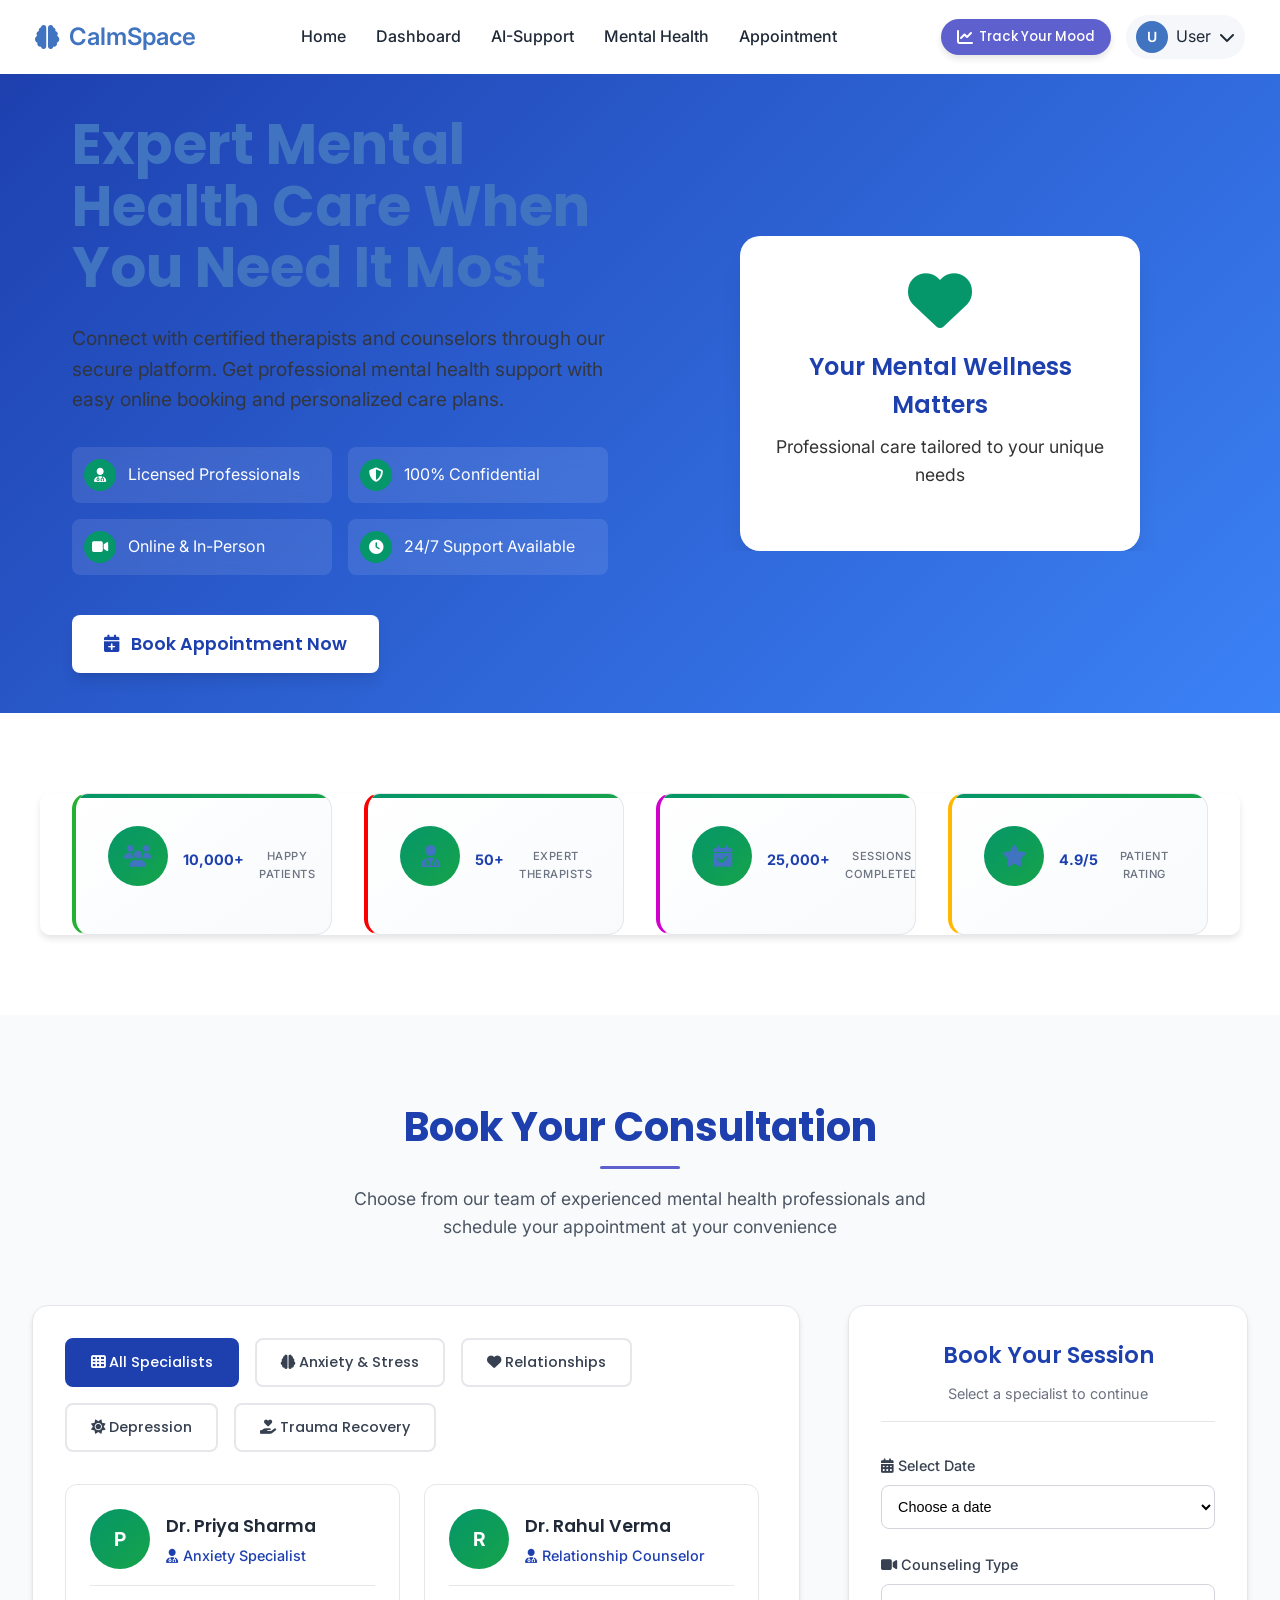
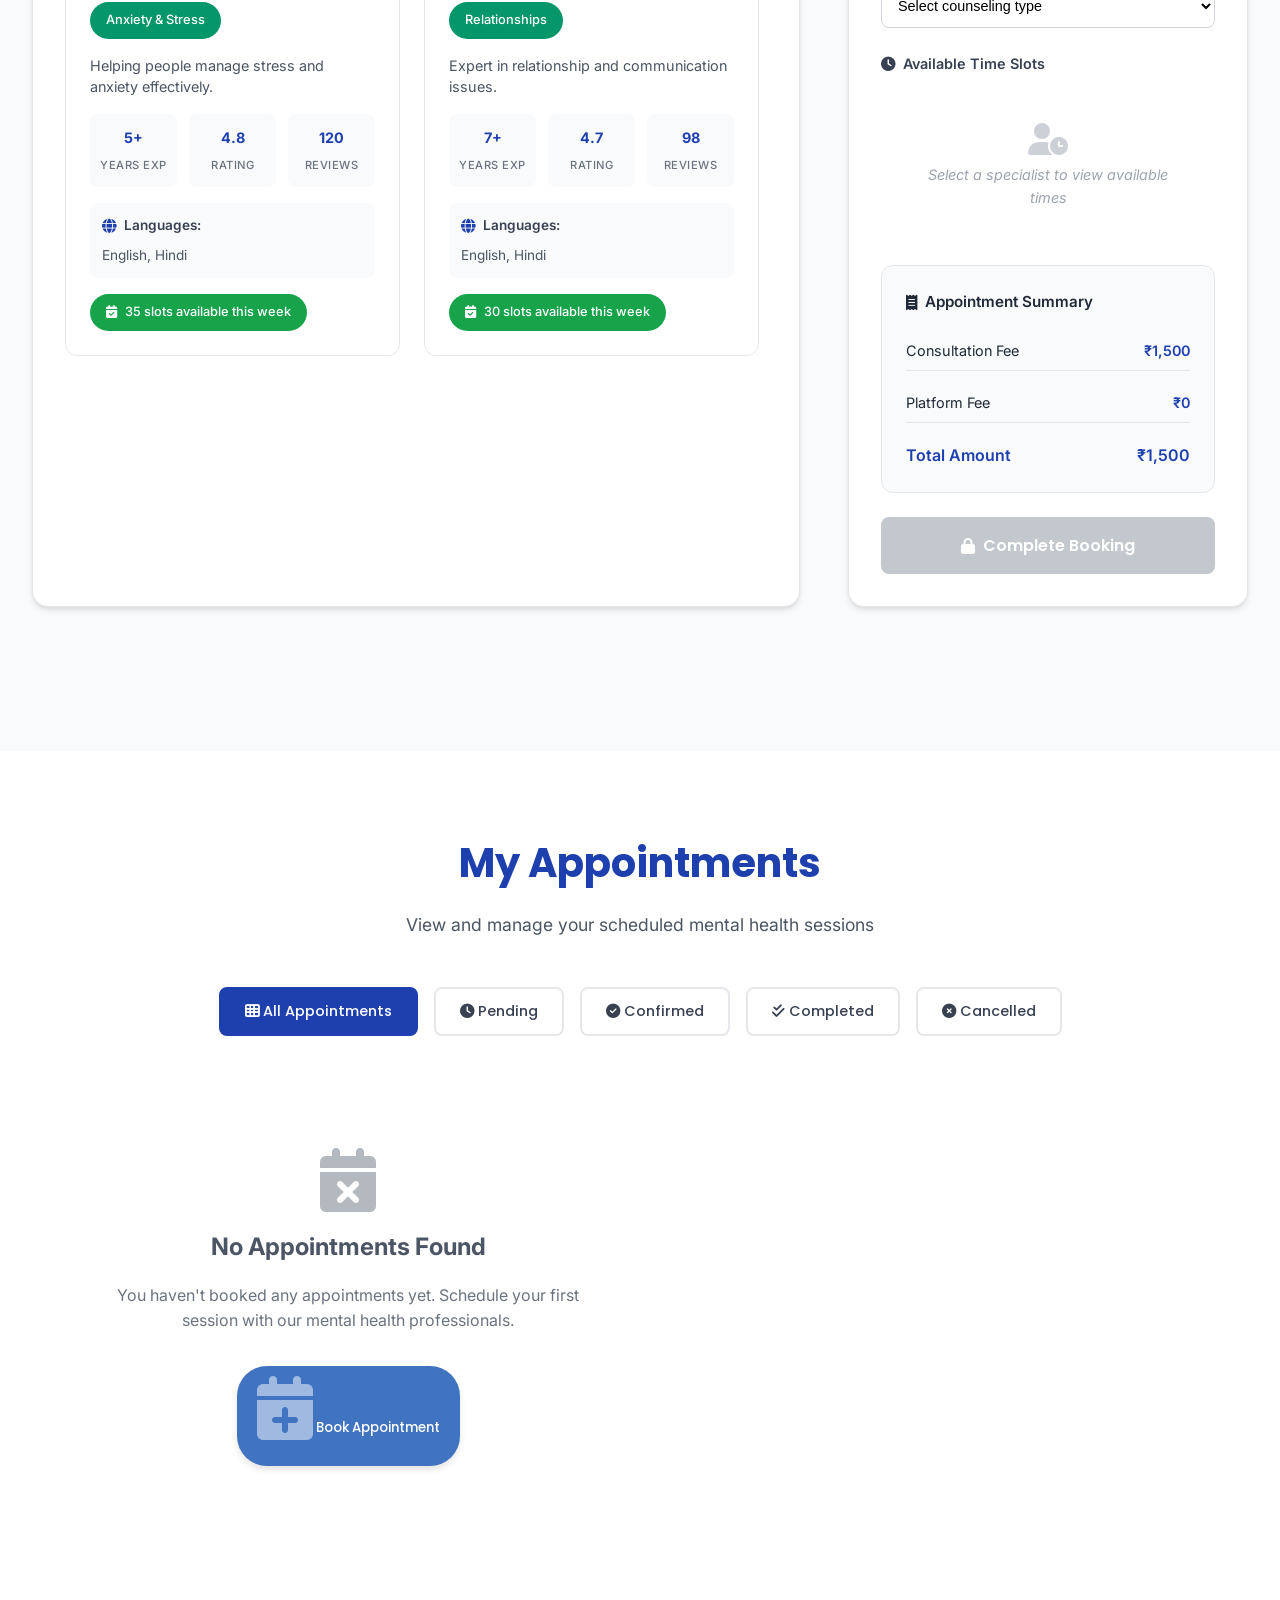
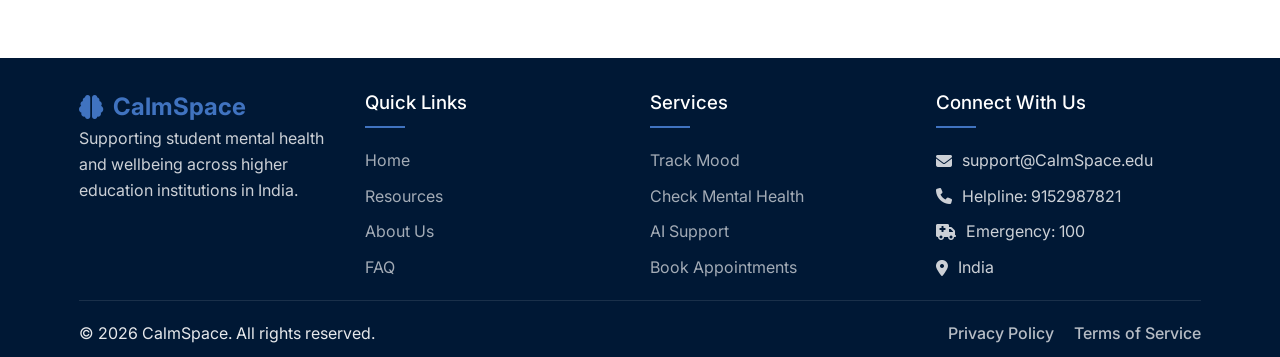
<file: appointment.html>
<!DOCTYPE html>
<html lang="en">

<head>
    <meta charset="UTF-8">
    <meta name="viewport" content="width=device-width, initial-scale=1.0">
    <title>CalmSpace - Book Your Mental Health Appointment</title>
    <link href="https://fonts.googleapis.com/css2?family=Inter:wght@300;400;500;600;700;800&family=Poppins:wght@300;400;500;600;700&display=swap" rel="stylesheet">
    <link rel="stylesheet" href="https://cdnjs.cloudflare.com/ajax/libs/font-awesome/6.4.0/css/all.min.css">

    <link rel="stylesheet" href="css/styles.css">
    <link rel="stylesheet" href="css/appointment.css">
</head>

<body>
    <header>
        <div class="container">
            <div class="logo">
                <i class="fas fa-brain"></i>
                <h1>CalmSpace</h1>
            </div>
            <nav>
                <ul class="nav-links">
                    <li><a href="index.html">Home</a></li>
                    <li><a href="dashboard.html" class="active">Dashboard</a></li>
                    <li><a href="AI-support.html">AI-Support</a></li>
                    <li><a href="mental-home.html">Mental Health</a></li>
                    <li><a href="appointment.html">Appointment</a></li>
                </ul>
            </nav>
            <div style="display: flex; gap: 15px; align-items: center;">
                <button class="mood-tracker-btn">
                    <i class="fas fa-chart-line"></i> Track Your Mood
                </button>
                <!-- Replace logout button with user profile dropdown -->
                <div class="user-profile-dropdown">
                    <div class="profile-trigger" id="profile-trigger">
                        <div class="avatar-circle" id="header-avatar">U</div>
                        <span id="header-username">User</span>
                        <i class="fas fa-chevron-down"></i>
                    </div>
                    <div class="dropdown-menu" id="profile-dropdown">
                        <a href="profile.html" class="dropdown-item">
                            <i class="fas fa-user"></i> Profile
                        </a>
                        <a href="settings.html" class="dropdown-item">
                            <i class="fas fa-cog"></i> Settings
                        </a>
                        <div class="dropdown-divider"></div>
                        <a href="#" id="logout-btn" class="dropdown-item">
                            <i class="fas fa-sign-out-alt"></i> Sign Out
                        </a>
                    </div>
                </div>
            </div>
            <div class="hamburger">
                <span></span>
                <span></span>
                <span></span>
            </div>
        </div>
    </header>
    <!-- Hero Section -->
    <section class="hero-section">
        <div class="hero-content">
            <div class="hero-text">
                <h1>Expert Mental Health Care When You Need It Most</h1>
                <p class="subtitle">Connect with certified therapists and counselors through our secure platform. Get professional mental health support with easy online booking and personalized care plans.</p>

                <div class="hero-features">
                    <div class="feature-item">
                        <i class="fas fa-user-md"></i>
                        <span>Licensed Professionals</span>
                    </div>
                    <div class="feature-item">
                        <i class="fas fa-shield-alt"></i>
                        <span>100% Confidential</span>
                    </div>
                    <div class="feature-item">
                        <i class="fas fa-video"></i>
                        <span>Online & In-Person</span>
                    </div>
                    <div class="feature-item">
                        <i class="fas fa-clock"></i>
                        <span>24/7 Support Available</span>
                    </div>
                </div>

                <button class="hero-cta" onclick="document.querySelector('.booking-section').scrollIntoView({behavior: 'smooth'})">
                    <i class="fas fa-calendar-plus"></i>
                    Book Appointment Now
                </button>
            </div>

            <div class="hero-image">
                <div class="hero-card">
                    <i class="fas fa-heart"></i>
                    <h3>Your Mental Wellness Matters</h3>
                    <p>Professional care tailored to your unique needs</p>
                </div>
            </div>
        </div>
    </section>

    <!-- Stats Section -->
    <section class="stats-section">
        <div class="stats-container">
            <div class="stats-grid">
                <div class="stat-card">
                    <div class="stat-icon">
                        <i class="fas fa-users"></i>
                    </div>
                    <div class="stat-number">10,000+</div>
                    <div class="stat-label">Happy Patients</div>
                </div>
                <div class="stat-card">
                    <div class="stat-icon">
                        <i class="fas fa-user-md"></i>
                    </div>
                    <div class="stat-number">50+</div>
                    <div class="stat-label">Expert Therapists</div>
                </div>
                <div class="stat-card">
                    <div class="stat-icon">
                        <i class="fas fa-calendar-check"></i>
                    </div>
                    <div class="stat-number">25,000+</div>
                    <div class="stat-label">Sessions Completed</div>
                </div>
                <div class="stat-card">
                    <div class="stat-icon">
                        <i class="fas fa-star"></i>
                    </div>
                    <div class="stat-number">4.9/5</div>
                    <div class="stat-label">Patient Rating</div>
                </div>
            </div>
        </div>
    </section>

    <!-- Booking Section -->
    <section class="booking-section">
        <div class="appointment-container">
            <div class="section-header">
                <h2 class="section-title">Book Your Consultation</h2>
                <p class="section-subtitle">Choose from our team of experienced mental health professionals and schedule your appointment at your convenience</p>
            </div>

            <div class="booking-flow">
                <div class="specialist-section">
                    <div class="filters">
                        <button class="filter-btn active" data-filter="all">
                            <i class="fas fa-th"></i> All Specialists
                        </button>
                        <button class="filter-btn" data-filter="stress">
                            <i class="fas fa-brain"></i> Anxiety & Stress
                        </button>
                        <button class="filter-btn" data-filter="relationships">
                            <i class="fas fa-heart"></i> Relationships
                        </button>
                        <button class="filter-btn" data-filter="depression">
                            <i class="fas fa-sun"></i> Depression
                        </button>
                        <button class="filter-btn" data-filter="trauma">
                            <i class="fas fa-hand-holding-heart"></i> Trauma Recovery
                        </button>
                    </div>

                    <div class="specialists-grid" id="specialistsGrid">
                        <!-- Dynamic content will be inserted here -->
                    </div>
                </div>

                <div class="booking-sidebar">
                    <div class="booking-header">
                        <h3 class="booking-title">Book Your Session</h3>
                        <p class="booking-subtitle">Select a specialist to continue</p>
                    </div>

                    <div class="selected-specialist" id="selectedSpecialist">
                        <div class="selected-header">
                            <div class="selected-avatar" id="selectedAvatar"></div>
                            <div class="selected-info">
                                <h4 id="selectedName"></h4>
                                <div class="selected-role" id="selectedRole"></div>
                            </div>
                        </div>
                        <div id="selectedTimeSlot" style="color: var(--gray-500); font-size: 0.85rem; text-align: center; margin-top: 0.75rem;">
                            Select your preferred appointment time
                        </div>
                    </div>

                    <div class="form-group">
                        <label class="form-label">
                            <i class="fas fa-calendar-alt"></i> Select Date
                        </label>
                        <select class="form-select" id="datePicker">
                            <option value="">Choose a date</option>
                        </select>
                    </div>

                    <!-- Add Counseling Type Selection -->
                    <div class="form-group">
                        <label class="form-label">
                            <i class="fas fa-video"></i> Counseling Type
                        </label>
                        <select class="form-select" id="counselingType" required>
                            <option value="">Select counseling type</option>
                            <option value="video-call">Video Call</option>
                            <option value="phone-call">Phone Call</option>
                            <option value="in-office">In-Office Visit</option>
                        </select>
                    </div>

                    <div class="time-slots-container">
                        <div class="time-slots-title">
                            <i class="fas fa-clock"></i> Available Time Slots
                        </div>
                        <div class="time-slots" id="timeSlots">
                            <div style="text-align: center; color: var(--gray-400); padding: 2rem; font-style: italic; grid-column: 1 / -1;">
                                <i class="fas fa-user-clock" style="font-size: 2rem; margin-bottom: 0.5rem; opacity: 0.5; display: block;"></i>
                                <div style="font-size: 0.9rem;">Select a specialist to view available times</div>
                            </div>
                        </div>
                    </div>

                    <div class="booking-summary">
                        <div class="summary-title">
                            <i class="fas fa-receipt"></i> Appointment Summary
                        </div>
                        <div class="summary-item">
                            <span>Consultation Fee</span>
                            <span class="summary-value">₹1,500</span>
                        </div>
                        <div class="summary-item">
                            <span>Platform Fee</span>
                            <span class="summary-value">₹0</span>
                        </div>
                        <div class="summary-item">
                            <span>Total Amount</span>
                            <span class="summary-value">₹1,500</span>
                        </div>
                    </div>

                    <button class="book-btn" id="bookBtn" disabled>
                        <i class="fas fa-lock"></i>
                        Complete Booking
                    </button>
                </div>
            </div>
        </div>
    </section>

    <!-- Confirmation Modal -->
    <div class="modal-overlay" id="confirmationModal">
        <div class="modal-content">
            <div class="modal-header">
                <h2 class="modal-title">
                    <i class="fas fa-check-circle" style="color: var(--success-green); margin-right: 0.5rem;"></i> Confirm Appointment
                </h2>
                <button class="close-modal" id="closeModal">
                    <i class="fas fa-times"></i>
                </button>
            </div>

            <div class="modal-body">
                <div class="confirmation-card">
                    <div class="success-icon">
                        <i class="fas fa-calendar-check"></i>
                    </div>
                    <h3>Appointment Confirmed!</h3>
                    <p>Your session has been successfully booked with our specialist.</p>

                    <div class="confirmation-details" id="confirmationDetails">
                        <!-- Dynamic content will be populated by JavaScript -->
                    </div>
                </div>

                <form id="bookingForm">
                    <div class="form-row">
                        <div class="form-group">
                            <input type="text" class="form-input" placeholder="Full Name *" required>
                        </div>
                        <div class="form-group">
                            <input type="email" class="form-input" placeholder="Email Address *" required>
                        </div>
                    </div>

                    <div class="form-group">
                        <input type="tel" class="form-input" placeholder="Phone Number *" required>
                    </div>

                    <textarea class="form-textarea" placeholder="Tell us about your concerns (Optional)"></textarea>

                    <div class="terms-group">
                        <input type="checkbox" id="terms" class="terms-checkbox" required>
                        <label for="terms" class="terms-text">
                            I agree to CalmSpace's <a href="#" class="terms-link">Terms of Service</a> and 
                            <a href="#" class="terms-link">Privacy Policy</a>. I understand this is a confidential medical consultation.
                        </label>
                    </div>

                    <button type="submit" class="submit-btn">
                        <span id="submitText">
                            <i class="fas fa-credit-card"></i>
                            Confirm & Pay ₹1,500
                        </span>
                        <span id="loadingSpinner" class="loading" style="display: none;"></span>
                    </button>
                </form>
            </div>
        </div>
    </div>

    <!-- Success Confirmation Modal -->
    <div class="success-modal-overlay" id="successModal">
        <div class="success-modal-content">
            <div class="success-modal-header">
                <div class="success-checkmark">
                    <i class="fas fa-check"></i>
                </div>
                <h2 class="success-title">Session Confirmed!</h2>
                <p class="success-subtitle">Your appointment has been successfully booked with our specialist.</p>
            </div>

            <div class="appointment-details-grid" id="successAppointmentDetails">
                <!-- Dynamic content will be populated by JavaScript -->
            </div>

            <div class="meeting-info" id="successMeetingInfo" style="display: none;">
                <!-- Dynamic meeting info will be populated by JavaScript -->
            </div>

            <div class="success-actions">
                <button class="btn-success-primary" onclick="closeSuccessModal()">
                    <i class="fas fa-calendar-check"></i>
                    View My Appointments
                </button>
                <button class="btn-success-secondary" onclick="closeSuccessModal()">
                    <i class="fas fa-times"></i>
                    Close
                </button>
            </div>

            <div class="success-footer">
                <p>📧 A confirmation email with session details and preparation guide has been sent to your email address.</p>
                <p class="success-footer-highlight">Please save your meeting details and join 5 minutes before the scheduled time.</p>
            </div>
        </div>
    </div>

    <!-- View Appointments Section -->
    <section class="view-appointments-section">
        <div class="appointments-container">
            <div class="appointments-header">
                <h2 class="appointments-title">My Appointments</h2>
                <p class="appointments-subtitle">View and manage your scheduled mental health sessions</p>
            </div>

            <div class="appointments-filters">
                <button class="appointments-filter-btn active" data-filter="all">
                    <i class="fas fa-th"></i> All Appointments
                </button>
                <button class="appointments-filter-btn" data-filter="pending">
                    <i class="fas fa-clock"></i> Pending
                </button>
                <button class="appointments-filter-btn" data-filter="confirmed">
                    <i class="fas fa-check-circle"></i> Confirmed
                </button>
                <button class="appointments-filter-btn" data-filter="completed">
                    <i class="fas fa-check-double"></i> Completed
                </button>
                <button class="appointments-filter-btn" data-filter="cancelled">
                    <i class="fas fa-times-circle"></i> Cancelled
                </button>
            </div>

            <div class="appointments-grid" id="appointmentsGrid">
                <!-- Dynamic content will be inserted here -->
                <div class="loading-appointments">
                    <div class="loading-spinner"></div>
                    <h3>Loading Appointments...</h3>
                    <p>Please wait while we fetch your appointments</p>
                </div>
            </div>
        </div>
    </section>

    <!-- Footer Section -->
    <footer id="contact">
        <div class="container">
            <div class="footer-top">
                <div class="footer-column">
                    <div class="logo">
                        <i class="fas fa-brain"></i>
                        <h2>CalmSpace</h2>
                    </div>
                    <p>Supporting student mental health and wellbeing across higher education institutions in India.</p>
                </div>

                <div class="footer-column">
                    <h3>Quick Links</h3>
                    <ul>
                        <li><a href="index.html">Home</a></li>
                        <li><a href="resources.html">Resources</a></li>
                        <li><a href="about.html">About Us</a></li>
                        <li><a href="faq.html">FAQ</a></li>
                    </ul>
                </div>

                <div class="footer-column">
                    <h3>Services</h3>
                    <ul>
                        <li><a href="mood.html">Track Mood</a></li>
                        <li><a href="mental-home.html">Check Mental Health</a></li>
                        <li><a href="AI-support.html">AI Support</a></li>
                        <li><a href="appointment.html">Book Appointments</a></li>
                    </ul>
                </div>

                <div class="footer-column">
                    <h3>Connect With Us</h3>
                    <ul>
                        <li><i class="fas fa-envelope"></i> support@CalmSpace.edu</li>
                        <li><i class="fas fa-phone"></i> Helpline: 9152987821</li>
                        <li><i class="fas fa-ambulance"></i> Emergency: 100</li>
                        <li><i class="fas fa-map-marker-alt"></i> India</li>
                    </ul>
                </div>
            </div>

            <div class="footer-bottom">
                <p>&copy; 2026 CalmSpace. All rights reserved.</p>
                <div class="footer-links">
                    <a href="policy.html">Privacy Policy</a>
                    <a href="terms.html">Terms of Service</a>
                </div>
            </div>
        </div>
    </footer>

    <!-- Scripts -->
    <script src="js/script.js"></script>
    <script src="js/appointment.js"></script>
    <script>
        // Initialize authentication and user interface
        document.addEventListener('DOMContentLoaded', function() {
            // Check if user is logged in
            // const authToken = localStorage.getItem('authToken');
            // if (!authToken) {
            //     // Redirect to login page if not logged in
            //     window.location.href = 'index.html';
            //     return;
            // }
            // Get user data from localStorage
            const userData = JSON.parse(localStorage.getItem('userData') || '{}');
            
            // Update user information in the UI
            if (userData) {
                const fullName = `${userData.firstName || ''} ${userData.lastName || ''}`.trim();
                const initials = ((userData.firstName || '').charAt(0) + (userData.lastName || '').charAt(0)).toUpperCase();
                
                // Update header profile dropdown
                const headerUsername = document.getElementById('header-username');
                const headerAvatar = document.getElementById('header-avatar');
                
                if (headerUsername) headerUsername.textContent = userData.firstName || 'User';
                if (headerAvatar) headerAvatar.textContent = initials || 'U';
            }
            
            // Toggle profile dropdown
            const profileTrigger = document.getElementById('profile-trigger');
            const profileDropdown = document.getElementById('profile-dropdown');
            
            if (profileTrigger && profileDropdown) {
                profileTrigger.addEventListener('click', function(e) {
                    e.stopPropagation();
                    profileDropdown.classList.toggle('active');
                });
                
                // Close dropdown when clicking outside
                document.addEventListener('click', function(event) {
                    if (!profileTrigger.contains(event.target) && !profileDropdown.contains(event.target)) {
                        profileDropdown.classList.remove('active');
                    }
                });
            }
            
            // Handle logout
            const logoutBtn = document.getElementById('logout-btn');
            if (logoutBtn) {
                logoutBtn.addEventListener('click', function(e) {
                    e.preventDefault();
                    
                    // Clear authentication data
                    localStorage.removeItem('authToken');
                    localStorage.removeItem('userData');
                    
                    // Show success notification
                    if (typeof showSuccess === 'function') {
                        showSuccess('Logged out successfully!');
                    }
                    
                    // Redirect to home page after short delay
                    setTimeout(() => {
                        window.location.href = 'index.html';
                    }, 1000);
                });
            }
            
            // Handle mood tracker button click
            const moodTrackerBtn = document.querySelector('.mood-tracker-btn');
            if (moodTrackerBtn) {
                moodTrackerBtn.addEventListener('click', function(e) {
                    e.preventDefault();
                    // Redirect to mood tracking page
                    window.location.href = 'mood.html';
                });
            }
            
            // Check and update mood button if function exists
            if (typeof checkAndUpdateMoodButton === 'function') {
                checkAndUpdateMoodButton();
            }
            // renderAppointments();

             // ✅ FIXED: now inside DOM loaded
    document.querySelectorAll('.appointments-filter-btn').forEach(btn => {
        btn.addEventListener('click', () => {
            document.querySelectorAll('.appointments-filter-btn')
                .forEach(b => b.classList.remove('active'));

            btn.classList.add('active');

            const filter = btn.getAttribute('data-filter');
            // renderAppointments(filter);
            });
        });
});

      


        // Dummy doctor appointments data
// const appointmentsData = [
//     {
//         id: 1,
//         doctorName: "Dr. Priya Sharma",
//         specialization: "Anxiety & Stress Specialist",
//         date: "2026-05-05",
//         time: "10:00 AM",
//         status: "confirmed",
//         type: "Video Call",
//         image: "https://randomuser.me/api/portraits/women/45.jpg"
//     },
//     {
//         id: 2,
//         doctorName: "Dr. Rahul Verma",
//         specialization: "Relationship Counselor",
//         date: "2026-05-07",
//         time: "2:30 PM",
//         status: "pending",
//         type: "Phone Call",
//         image: "https://randomuser.me/api/portraits/men/32.jpg"
//     },
//     {
//         id: 3,
//         doctorName: "Dr. Ananya Gupta",
//         specialization: "Depression Therapist",
//         date: "2026-05-10",
//         time: "11:15 AM",
//         status: "completed",
//         type: "In-Office",
//         image: "https://randomuser.me/api/portraits/women/68.jpg"
//     }
// ];
//  function renderAppointments(filter = "all") {
//     const container = document.getElementById("appointmentsGrid");
//     container.innerHTML = ""; // clears loader
//     const filtered = filter === "all"
//         ? appointmentsData
//         : appointmentsData.filter(app => app.status === filter);

//     if (filtered.length === 0) {
//         container.innerHTML = `
//             <div style="text-align:center; padding:2rem;">
//                 <h3>No Appointments Found</h3>
//                 <p>Book your first session with our specialists</p>
//             </div>
//         `;
//         return;
//     }

//     container.innerHTML = filtered.map(app => `
//         <div class="appointment-card" style="
//             background:#fff;
//             border-radius:12px;
//             padding:1rem;
//             box-shadow:0 4px 12px rgba(0,0,0,0.08);
//         ">
//             <div style="display:flex; gap:1rem; align-items:center;">
//                 <img src="${app.image}" style="
//                     width:60px;
//                     height:60px;
//                     border-radius:50%;
//                     object-fit:cover;
//                 "/>
                
//                 <div>
//                     <h4 style="margin:0;">${app.doctorName}</h4>
//                     <p style="margin:0; color:gray;">${app.specialization}</p>
//                 </div>
//             </div>

//             <div style="margin-top:1rem; font-size:0.9rem;">
//                 <p><i class="fas fa-calendar"></i> ${app.date}</p>
//                 <p><i class="fas fa-clock"></i> ${app.time}</p>
//                 <p><i class="fas fa-video"></i> ${app.type}</p>
//                 <p>
//                     Status: 
//                     <span style="
//                         color:${getStatusColor(app.status)};
//                         font-weight:600;
//                     ">
//                         ${app.status.toUpperCase()}
//                     </span>
//                 </p>
//             </div>

//             <div style="margin-top:1rem;">
//                 ${app.status === "pending" ? `
//                     <button onclick="cancelAppointment(${app.id})" style="
//                         background:#ff4d4d;
//                         color:white;
//                         border:none;
//                         padding:6px 10px;
//                         border-radius:6px;
//                         cursor:pointer;
//                     ">Cancel</button>
//                 ` : ""}
//             </div>
//         </div>
//     `).join("");
// }


function getStatusColor(status) {
    switch (status) {
        case "confirmed": return "green";
        case "pending": return "orange";
        case "completed": return "blue";
        case "cancelled": return "red";
        default: return "gray";
    }
}
function cancelAppointment(id) {
    const index = appointmentsData.findIndex(a => a.id === id);
    if (index !== -1) {
        appointmentsData[index].status = "cancelled";
        
    }
}
    </script>
</body>

</html>
</file>
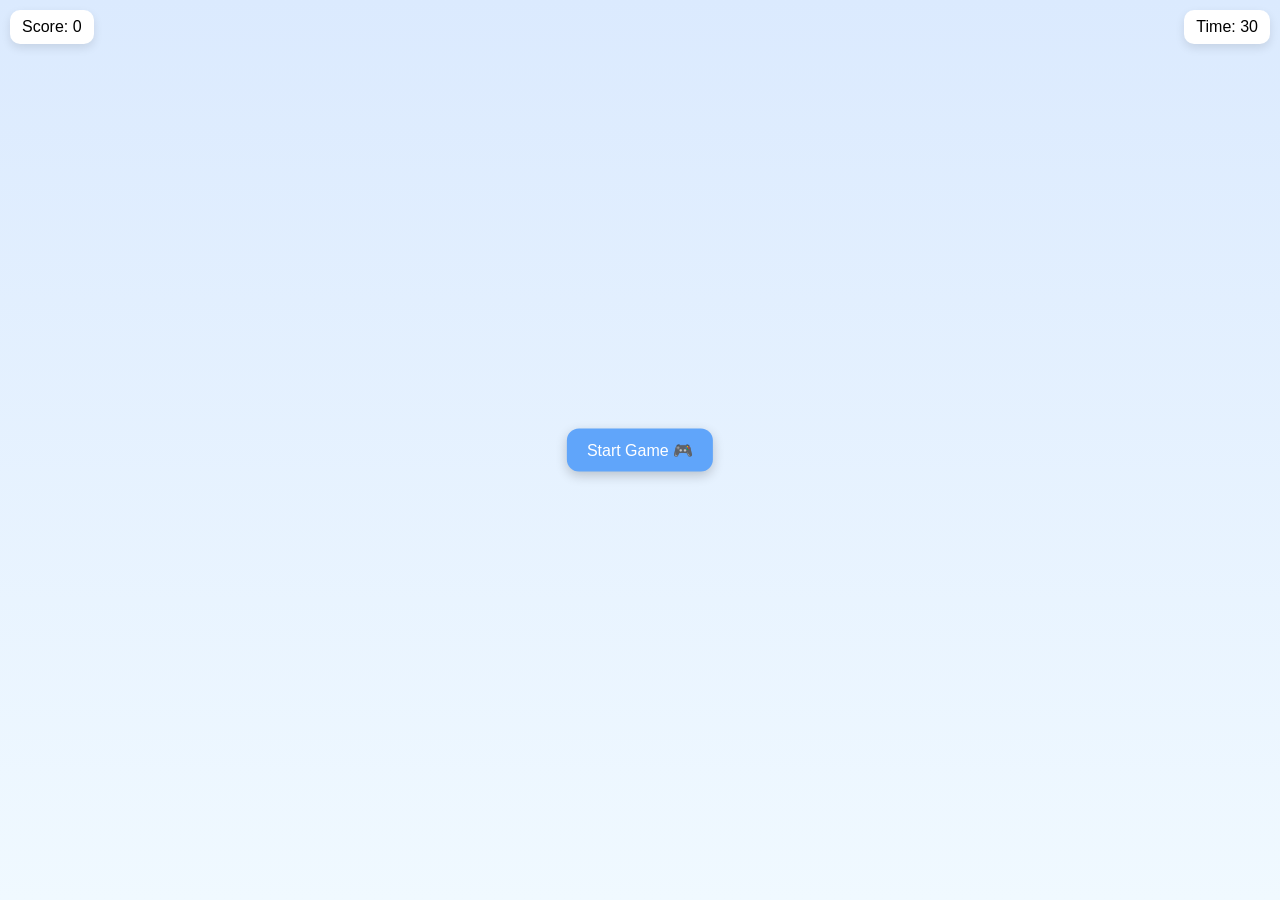
<file: bubble-game.html>
<!DOCTYPE html>

<html lang="en">
<head>
  <meta charset="UTF-8">
  <title>Pop the Stress 🎈</title>

  <style>
    /* body {
      margin: 0;
      overflow: hidden;
      font-family: Arial, sans-serif;
      background: linear-gradient(to bottom, #dbeafe, #f0f9ff);
    }

    #game-container {
      position: relative;
      width: 100vw;
      height: 100vh;
    }

    .bubble {
      position: absolute;
      width: 60px;
      height: 60px;
      border-radius: 50%;
      background: rgba(173, 216, 230, 0.7);
      backdrop-filter: blur(4px);
      cursor: pointer;
      transition: transform 0.2s ease;
      
    }

    .bubble:hover {
      transform: scale(1.1);
    }

    #score {
      position: absolute;
      top: 20px;
      left: 20px;
      font-size: 20px;
      background: white;
      padding: 10px 15px;
      border-radius: 10px;
      box-shadow: 0 4px 10px rgba(0,0,0,0.1);
    }

    #timer {
      position: absolute;
      top: 20px;
      right: 20px;
      font-size: 20px;
      background: white;
      padding: 10px 15px;
      border-radius: 10px;
      box-shadow: 0 4px 10px rgba(0,0,0,0.1);
    }

    #start-btn {
      position: absolute;
      top: 50%;
      left: 50%;
      transform: translate(-50%, -50%);
      padding: 15px 25px;
      font-size: 18px;
      border: none;
      border-radius: 12px;
      background: #60a5fa;
      color: white;
      cursor: pointer;
      box-shadow: 0 4px 12px rgba(0,0,0,0.2);
    }

    #start-btn:hover {
      background: #3b82f6;
    }

    #end-screen {
      position: absolute;
      top: 50%;
      left: 50%;
      transform: translate(-50%, -50%);
      display: none;
      text-align: center;
      background: white;
      padding: 25px;
      border-radius: 15px;
      box-shadow: 0 6px 20px rgba(0,0,0,0.2);
    }

    #end-screen button {
      margin-top: 10px;
      padding: 10px 20px;
      border: none;
      background: #60a5fa;
      color: white;
      border-radius: 10px;
      cursor: pointer;
    }
    .bubble.pop {
  animation: popAnim 0.25s ease-out forwards;
}

@keyframes popAnim {
  0% {
    transform: scale(1);
    opacity: 1;
  }
  50% {
    transform: scale(1.4);
    opacity: 0.7;
  }
  100% {
    transform: scale(0);
    opacity: 0;
  }
}
.pop-text {
  position: absolute;
  color: #2563eb;
  font-weight: bold;
  font-size: 18px;
  pointer-events: none;
  animation: floatUp 0.6s ease-out forwards;
}

@keyframes floatUp {
  0% {
    opacity: 1;
    transform: translateY(0);
  }
  100% {
    opacity: 0;
    transform: translateY(-40px);
  }
} */
 body {
  margin: 0;
  overflow: hidden;
  font-family: Arial, sans-serif;
  background: linear-gradient(to bottom, #dbeafe, #f0f9ff);
}

#game-container {
  position: relative;
  width: 100vw;
  height: 100vh;
}

/* 🔥 Responsive Bubble */
.bubble {
  position: absolute;
  width: 8vw;
  height: 8vw;
  min-width: 40px;
  min-height: 40px;
  max-width: 80px;
  max-height: 80px;
  border-radius: 50%;
  background: rgba(173, 216, 230, 0.7);
  backdrop-filter: blur(4px);
  cursor: pointer;
  transition: transform 0.2s ease;
}

.bubble:hover {
  transform: scale(1.1);
}

/* 🔥 Top UI */
#score, #timer {
  position: absolute;
  top: 10px;
  font-size: 16px;
  background: white;
  padding: 8px 12px;
  border-radius: 10px;
  box-shadow: 0 4px 10px rgba(0,0,0,0.1);
  z-index: 10;
}

#score {
  left: 10px;
}

#timer {
  right: 10px;
}

/* 🔥 Start Button */
#start-btn {
  position: absolute;
  top: 50%;
  left: 50%;
  transform: translate(-50%, -50%);
  padding: 12px 20px;
  font-size: 16px;
  border: none;
  border-radius: 12px;
  background: #60a5fa;
  color: white;
  cursor: pointer;
  box-shadow: 0 4px 12px rgba(0,0,0,0.2);
}

#start-btn:hover {
  background: #3b82f6;
}

/* 🔥 End Screen */
#end-screen {
  position: absolute;
  top: 50%;
  left: 50%;
  width: 85%;
  max-width: 300px;
  transform: translate(-50%, -50%);
  display: none;
  text-align: center;
  background: white;
  padding: 20px;
  border-radius: 15px;
  box-shadow: 0 6px 20px rgba(0,0,0,0.2);
}

#end-screen button {
  margin-top: 10px;
  padding: 10px 16px;
  border: none;
  background: #60a5fa;
  color: white;
  border-radius: 10px;
  cursor: pointer;
}

/* Animations */
.bubble.pop {
  animation: popAnim 0.25s ease-out forwards;
}

@keyframes popAnim {
  0% { transform: scale(1); opacity: 1; }
  50% { transform: scale(1.4); opacity: 0.7; }
  100% { transform: scale(0); opacity: 0; }
}

/* 🔥 Mobile tweaks */
@media (max-width: 480px) {
  #score, #timer {
    font-size: 14px;
    padding: 6px 10px;
  }

  #start-btn {
    font-size: 14px;
    padding: 10px 16px;
  }
}
  </style>

</head>

<body>

<div id="game-container">
  <div id="score">Score: 0</div>
  <div id="timer">Time: 30</div>

<button id="start-btn">Start Game 🎮</button>

  <div id="end-screen">
    <h2>Great job 💙</h2>
    <p id="final-score"></p>
    <button onclick="startGame()">Play Again</button>
  </div>
</div>

<script>
let score = 0;
let timeLeft = 30;
let gameInterval;
let bubbleInterval;
let gameActive = false;

const container = document.getElementById("game-container");
const scoreEl = document.getElementById("score");
const timerEl = document.getElementById("timer");
const startBtn = document.getElementById("start-btn");
const endScreen = document.getElementById("end-screen");
const finalScore = document.getElementById("final-score");

startBtn.onclick = startGame;

function startGame() {
  score = 0;
  timeLeft = 30;
  gameActive = true;

  scoreEl.innerText = "Score: 0";
  timerEl.innerText = "Time: 30";

  startBtn.style.display = "none";
  endScreen.style.display = "none";

  clearBubbles();

  gameInterval = setInterval(updateTimer, 1000);
  bubbleInterval = setInterval(createBubble, 1200);
}

function updateTimer() {
  timeLeft--;
  timerEl.innerText = "Time: " + timeLeft;

  if (timeLeft <= 0) {
    endGame();
  }
}

function createBubble() {
  if (!gameActive) return;
  if (document.querySelectorAll(".bubble").length > 15) return;
  
  const bubble = document.createElement("div");
  bubble.className = "bubble";

  const size = Math.random() * 40 + 40;
  bubble.style.width = size + "px";
  bubble.style.height = size + "px";

  // bubble.style.left = Math.random() * (window.innerWidth - size) + "px";
  bubble.style.left = Math.random() * (container.clientWidth - size) + "px";
  bubble.style.top = window.innerHeight + "px";

  container.appendChild(bubble);

  let position = window.innerHeight;

  const float = setInterval(() => {
    position -= 1;
    bubble.style.top = position + "px";

    if (position < -100) {
      bubble.remove();
      clearInterval(float);
    }
  }, 16);

//   bubble.onclick = () => {
//     if (!gameActive) return;

//     bubble.remove();
//     clearInterval(float);

//     score++;
//     scoreEl.innerText = "Score: " + score;
//   };


// bubble.onclick = () => {
//   if (!gameActive) return;

//   // Burst animation
//   bubble.classList.add("pop");

//   // Show +1 effect
//   const popText = document.createElement("div");
//   popText.className = "pop-text";
//   popText.innerText = "+1";
//   popText.style.left = bubble.style.left;
//   popText.style.top = bubble.style.top;

//   container.appendChild(popText);

//   setTimeout(() => {
//     popText.remove();
//   }, 600);

//   // Remove bubble after animation
//   setTimeout(() => {
//     bubble.remove();
//   }, 200);
//   navigator.vibrate(30); // mobile vibration
//   // Increase score
//   score++;
//   scoreEl.innerText = "Score: " + score;
// };
//     bubble.addEventListener("click", () => {
//     if (!gameActive) return;

//     // prevent double click bug
//     if (bubble.classList.contains("popped")) return;
//     bubble.classList.add("popped");

//     // animation
//     bubble.classList.add("pop");

//     // increase score
//     score++;
//     scoreEl.innerText = "Score: " + score;

//     // remove after animation
//     setTimeout(() => {
//         bubble.remove();
//     }, 200);
//     }
//   );
const popBubble = () => {
  if (!gameActive) return;
  if (bubble.classList.contains("popped")) return;

  bubble.classList.add("popped");
  bubble.classList.add("pop");

  score++;
  scoreEl.innerText = "Score: " + score;

  if (navigator.vibrate) navigator.vibrate(20); // mobile feedback

  setTimeout(() => {
    bubble.remove();
  }, 200);
};

// Support both click + touch
bubble.addEventListener("click", popBubble);
bubble.addEventListener("touchstart", popBubble);
}

function clearBubbles() {
  document.querySelectorAll(".bubble").forEach(b => b.remove());
}

function endGame() {
  gameActive = false;

  clearInterval(gameInterval);
  clearInterval(bubbleInterval);
  clearBubbles();

  finalScore.innerText = "You popped " + score + " bubbles 🎈";
  endScreen.style.display = "block";
  startBtn.style.display = "block";
}
</script>

</body>
</html>
</file>
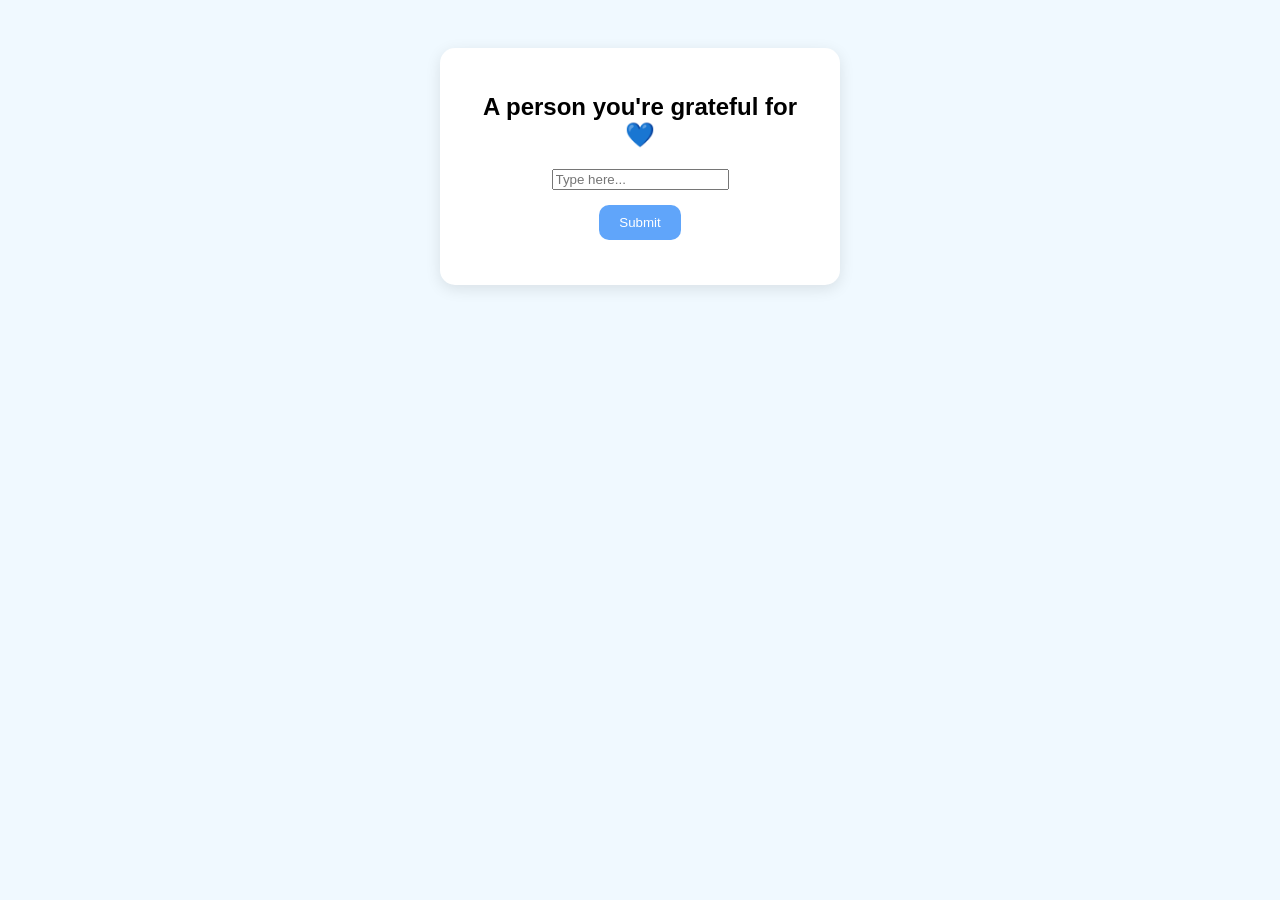
<file: gratitude-game.html>
<!DOCTYPE html>
<html>
<head>
  <title>Gratitude Game 💙</title>
  <style>
    body {
      font-family: Arial;
      text-align: center;
      background: #f0f9ff;
      padding: 40px;
    }

    .card {
      background: white;
      padding: 25px;
      border-radius: 15px;
      box-shadow: 0 4px 15px rgba(0,0,0,0.1);
      width: 350px;
      margin: auto;
    }

    button {
      margin-top: 15px;
      padding: 10px 20px;
      border: none;
      background: #60a5fa;
      color: white;
      border-radius: 10px;
      cursor: pointer;
    }

    #activity {
      margin-top: 20px;
    }

    canvas {
      border: 1px solid black;
      margin-top: 10px;
    }
  </style>
</head>

<body>

<div class="card">
  <h2 id="prompt">Click something you're grateful for 💙</h2>

  <input id="answer" placeholder="Type here..." />

  <br>
  <button onclick="submitAnswer()">Submit</button>

  <p id="msg"></p>

  <!-- 🔥 NEW: Activity Area -->
  <div id="activity"></div>
</div>

<script>
const BASE_URL = "https://backend-calmspace-2.onrender.com";
const prompts = [
  "Something that made you smile today 😊",
  "A person you're grateful for 💙",
  "One good thing in your life ✨",
  "Something you love doing ❤️"
];

function randomPrompt() {
  document.getElementById("prompt").innerText =
    prompts[Math.floor(Math.random() * prompts.length)];
}

randomPrompt();

async function submitAnswer() {
  const answer = document.getElementById("answer").value;

  if (!answer) return;

  // 🔥 send to backend
  await fetch(`${BASE_URL}/api/gratitude`, {
    method: "POST",
    headers: {"Content-Type": "application/json"},
    body: JSON.stringify({ text: answer })
  });

  document.getElementById("msg").innerText = "💙 Saved!";
  document.getElementById("answer").value = "";

  // 🔥 trigger activity
  triggerActivity(answer);

  randomPrompt();
}

// 🎯 MAIN LOGIC
function triggerActivity(text) {
  const input = text.toLowerCase();
  const activity = document.getElementById("activity");

  // 🎤 Singing
  if (input.includes("sing")) {
    activity.innerHTML = `
      <h3>🎤 Sing your favorite line!</h3>
      <p>Take 10 seconds and sing something you love 💙</p>
      <button onclick="alert('🎶 That was awesome!')">Done</button>
    `;
  }

  // 🎨 Drawing
  else if (input.includes("draw")) {
    activity.innerHTML = `
      <h3>🎨 Express yourself!</h3>
      <canvas id="canvas" width="300" height="200"></canvas>
      <p>Draw anything you like 💙</p>
    `;
    enableDrawing();
  }

  // 🎧 Music
  else if (input.includes("music") || input.includes("song")) {
    activity.innerHTML = `
      <h3>🎧 Relax with music</h3>
      <p>Close your eyes and hum your favorite tune 💙</p>
    `;
  }

  // ✨ Default
  else {
    activity.innerHTML = `
      <h3>✨ That’s beautiful!</h3>
      <p>Take a moment and appreciate it 💙</p>
    `;
  }
}

// 🎨 Drawing logic
function enableDrawing() {
  const canvas = document.getElementById("canvas");
  const ctx = canvas.getContext("2d");

  let drawing = false;

  canvas.addEventListener("mousedown", () => drawing = true);
  canvas.addEventListener("mouseup", () => drawing = false);

  canvas.addEventListener("mousemove", (e) => {
    if (!drawing) return;

    const rect = canvas.getBoundingClientRect();
    ctx.fillRect(
      e.clientX - rect.left,
      e.clientY - rect.top,
      4,
      4
    );
  });
}
</script>

</body>
</html>
</file>
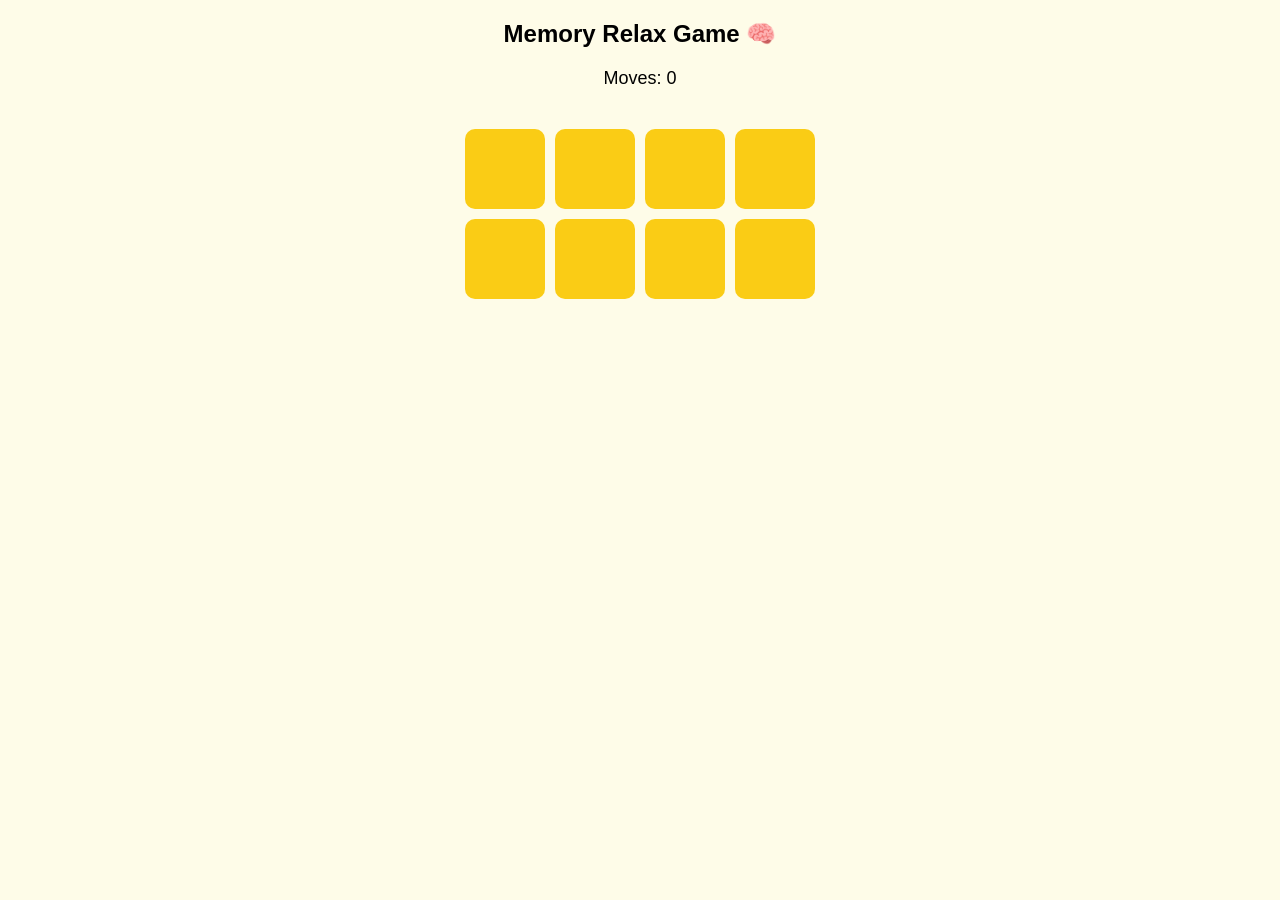
<file: memory-game.html>
<!DOCTYPE html>
<html>
<head>
  <title>Memory Game 🧠</title>

  <style>
    body {
      text-align: center;
      font-family: Arial;
      background: #fefce8;
    }

    .grid {
      display: grid;
      grid-template-columns: repeat(4, 80px);
      gap: 10px;
      justify-content: center;
      margin-top: 40px;
    }

    .card {
      width: 80px;
      height: 80px;
      background: #facc15;
      display: flex;
      align-items: center;
      justify-content: center;
      font-size: 30px;
      cursor: pointer;
      border-radius: 10px;
    }

    #score {
      margin-top: 20px;
      font-size: 18px;
    }

    #end-screen {
      display: none;
      position: fixed;
      top: 50%;
      left: 50%;
      transform: translate(-50%, -50%);
      background: white;
      padding: 30px;
      border-radius: 15px;
      text-align: center;
      box-shadow: 0 6px 20px rgba(0,0,0,0.2);
    }

    button {
      margin-top: 10px;
      padding: 10px 20px;
      border: none;
      background: #facc15;
      border-radius: 10px;
      cursor: pointer;
    }
    /* 📱 Mobile enhancements */
  @media (max-width: 480px) {
    .grid {
      gap: 15px;
      max-width: 320px;
    }

    .card {
      border-radius: 14px;
    }

    #score {
      font-size: 20px;
    }
  }
  </style>
</head>

<body>

<h2>Memory Relax Game 🧠</h2>

<div id="score">Moves: 0</div>

<div class="grid" id="grid"></div>

<!-- END SCREEN -->
<div id="end-screen">
  <h2>🎉 Well Played!</h2>
  <p id="final-score"></p>
  <button onclick="restartGame()">Play Again</button>
</div>

<script>
const emojis = ["🍎","🍎","🐶","🐶","🌸","🌸","🚗","🚗"];
let shuffled = emojis.sort(() => 0.5 - Math.random());

let first = null;
let second = null;

let moves = 0;
let matchedPairs = 0;
const totalPairs = emojis.length / 2;

const grid = document.getElementById("grid");
const scoreEl = document.getElementById("score");

shuffled.forEach((emoji) => {
  const card = document.createElement("div");
  card.className = "card";
  card.dataset.value = emoji;
  card.innerText = "";

  card.onclick = () => {
    // prevent double click / clicking same card
    if (card.innerText !== "" || second) return;

    card.innerText = emoji;

    if (!first) {
      first = card;
    } else {
      second = card;
      moves++;
      scoreEl.innerText = "Moves: " + moves;

      if (first.dataset.value !== second.dataset.value) {
        setTimeout(() => {
          first.innerText = "";
          second.innerText = "";
          first = null;
          second = null;
        }, 600);
      } else {
        matchedPairs++;
        first = null;
        second = null;

        // 🎯 GAME COMPLETE
        if (matchedPairs === totalPairs) {
          setTimeout(endGame, 500);
        }
      }
    }
  };

  grid.appendChild(card);
});

function endGame() {
  const endScreen = document.getElementById("end-screen");
  const finalScore = document.getElementById("final-score");

  // smart feedback 😄
  if (moves <= 8) {
    finalScore.innerText = `🔥 Amazing! You finished in ${moves} moves`;
  } else if (moves <= 12) {
    finalScore.innerText = `😊 Good job! ${moves} moves`;
  } else {
    finalScore.innerText = `😄 Nice try! ${moves} moves`;
  }

  endScreen.style.display = "block";
}

function restartGame() {
  location.reload();
}
</script>

</body>
</html>
</file>
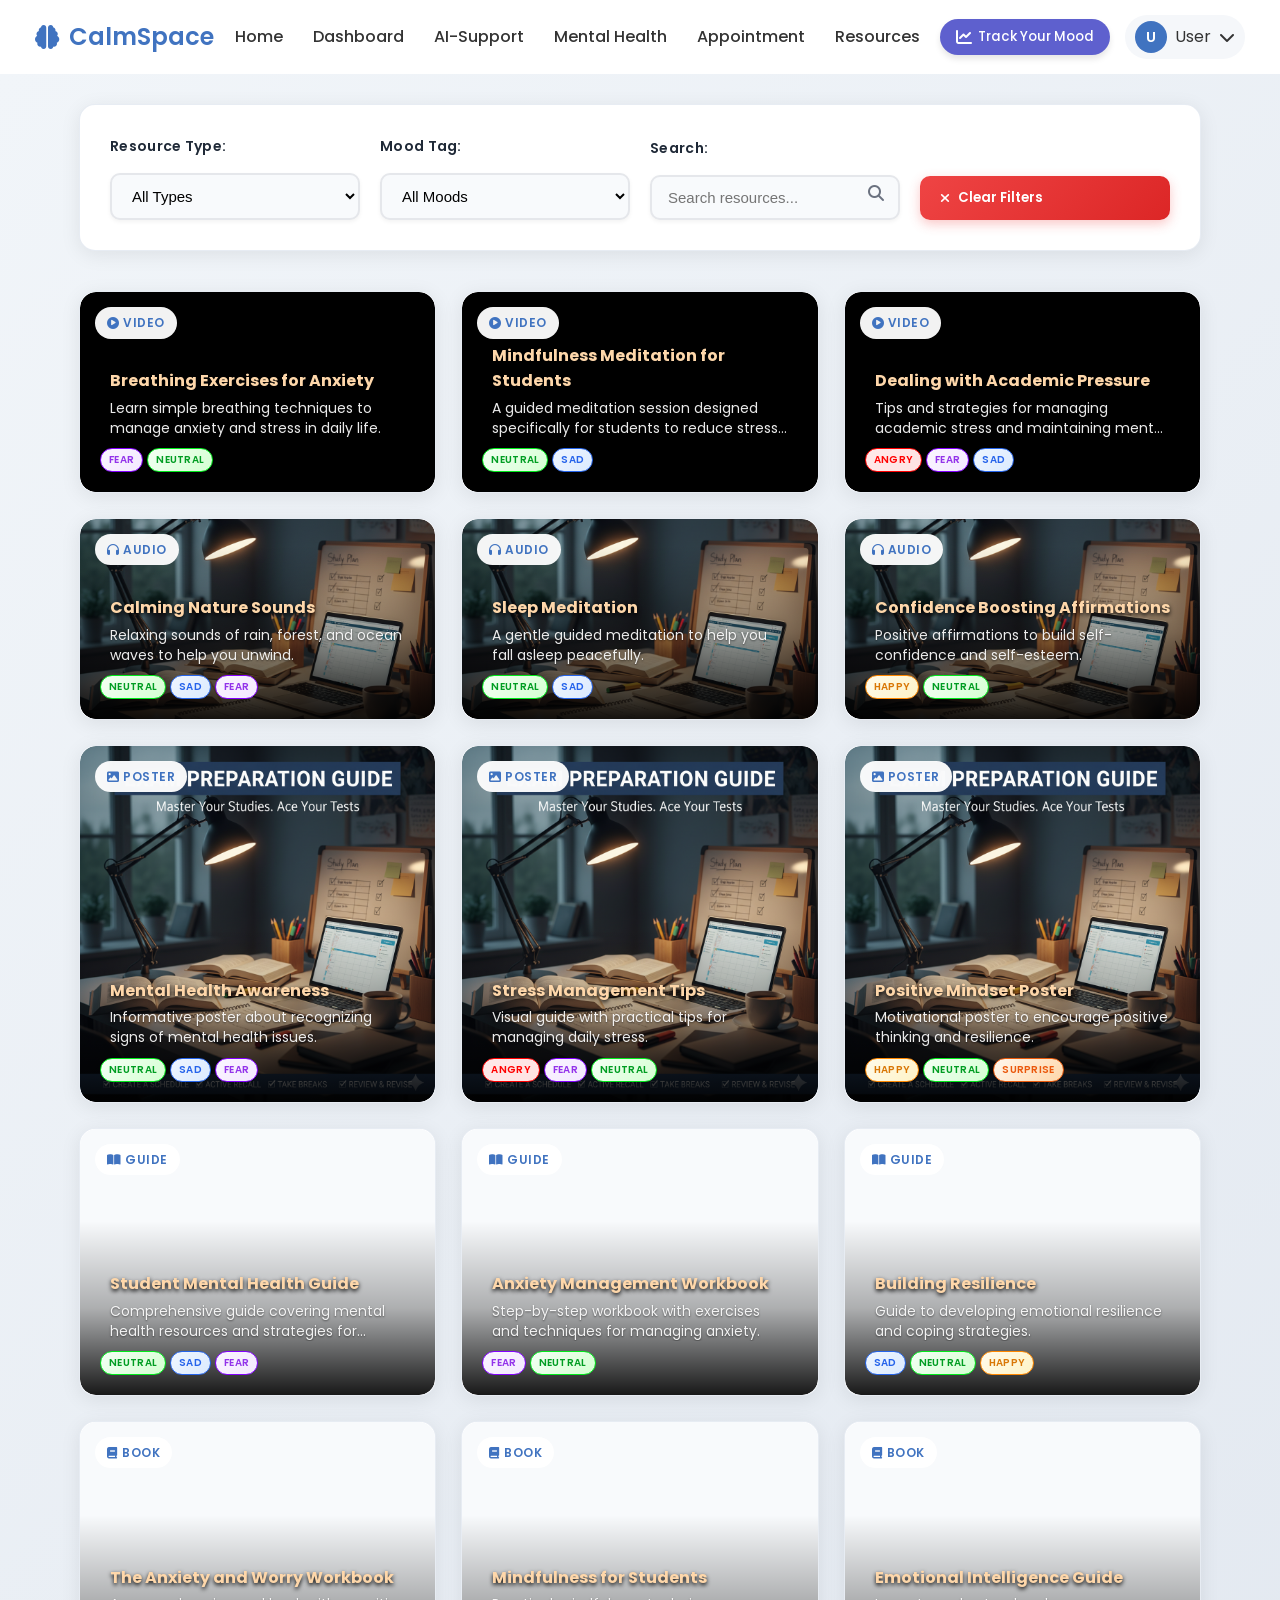
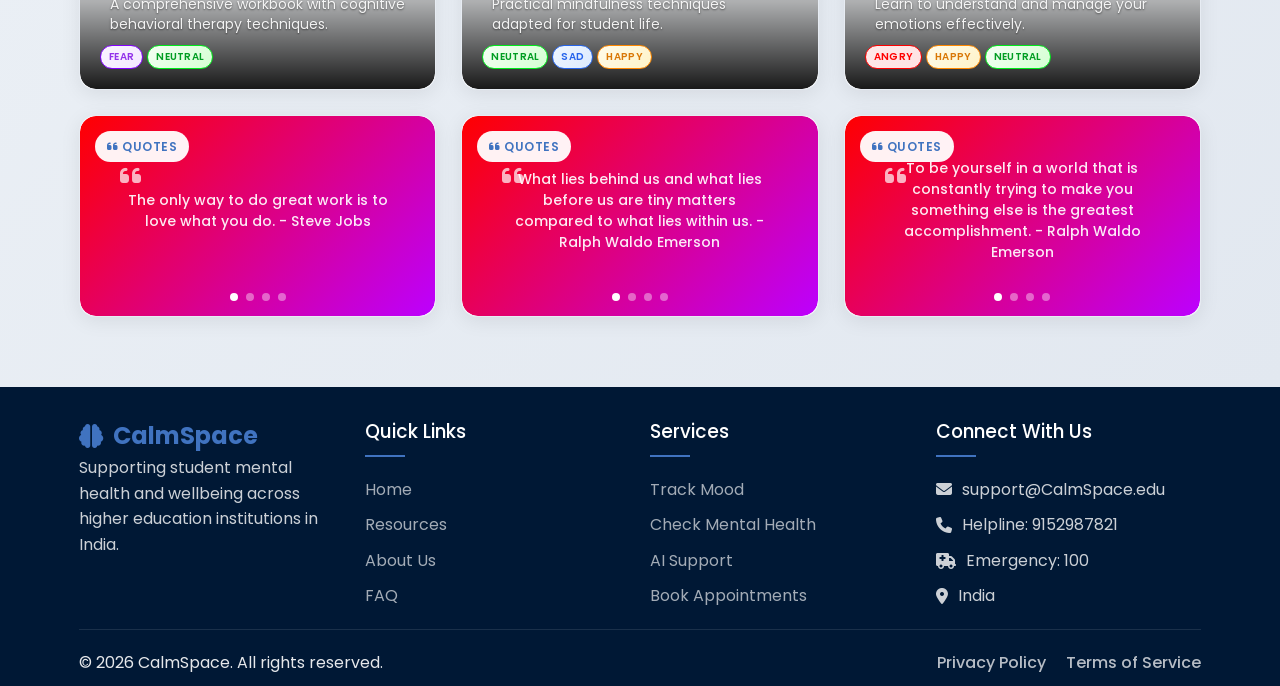
<file: resources.html>
<!DOCTYPE html>
<html lang="en">
<head>
    <meta charset="UTF-8">
    <meta name="viewport" content="width=device-width, initial-scale=1.0">
    <title>CalmSpace - Mental Health Resources</title>
    
    <!-- Favicon -->
    <link rel="apple-touch-icon" sizes="180x180" href="images/ico.png">
    <link rel="icon" type="image/png" sizes="32x32" href="images/ico.png">
    <link rel="icon" type="image/png" sizes="16x16" href="images/ico.png">
    
    <!-- Fonts -->
    <link href="https://fonts.googleapis.com/css2?family=Poppins:wght@300;400;500;600;700&display=swap" rel="stylesheet">
    <link rel="stylesheet" href="https://cdnjs.cloudflare.com/ajax/libs/font-awesome/6.4.0/css/all.min.css">
    
    <!-- Stylesheets -->
    <link rel="stylesheet" href="css/styles.css">
    <link rel="stylesheet" href="css/resources.css">
</head>
<body>
    <!-- Add notification container -->
    <div class="notifications-container" id="notifications-container"></div>
    
    <!-- Header Section -->
    <header>
        <div class="container">
            <div class="logo">
                <i class="fas fa-brain"></i>
                <h1>CalmSpace</h1>
            </div>
            <nav>
                <ul class="nav-links">
                    <li><a href="index.html">Home</a></li>
                    <li><a href="dashboard.html">Dashboard</a></li>
                    <li><a href="AI-support.html">AI-Support</a></li>
                    <li><a href="mental-home.html">Mental Health</a></li>
                    <li><a href="appointment.html">Appointment</a></li>
                    <li><a href="#resources" class="active">Resources</a></li>
                </ul>
            </nav>
            <div style="display: flex; gap: 15px; align-items: center;">
                <button class="mood-tracker-btn">
                    <i class="fas fa-chart-line"></i> Track Your Mood
                </button>
                <div class="user-profile-dropdown">
                    <div class="profile-trigger" id="profile-trigger">
                        <div class="avatar-circle" id="header-avatar">U</div>
                        <span id="header-username">User</span>
                        <i class="fas fa-chevron-down"></i>
                    </div>
                    <div class="dropdown-menu" id="profile-dropdown">
                        <a href="profile.html" class="dropdown-item">
                            <i class="fas fa-user"></i> Profile
                        </a>
                        <a href="#settings" class="dropdown-item">
                            <i class="fas fa-cog"></i> Settings
                        </a>
                        <div class="dropdown-divider"></div>
                        <a href="#" id="logout-btn" class="dropdown-item">
                            <i class="fas fa-sign-out-alt"></i> Sign Out
                        </a>
                    </div>
                </div>
            </div>
            <div class="hamburger">
                <span></span>
                <span></span>
                <span></span>
            </div>
        </div>
    </header>

    <!-- Resources Container -->
    <div class="resources-container">
        <div class="container">

            <!-- Filters Section -->
            <div class="filters-section">
                <div class="filters-container">
                    <!-- Resource Type Filter -->
                    <div class="filter-group">
                        <label for="type-filter">Resource Type:</label>
                        <select id="type-filter" class="filter-select">
                            <option value="all">All Types</option>
                            <option value="videos">Videos</option>
                            <option value="audio">Calming Audio</option>
                            <option value="posters">Awareness Posters</option>
                            <option value="guides">Self-Help Guides</option>
                            <option value="books">Books</option>
                            <option value="quotes">Quotes</option>
                        </select>
                    </div>

                    <!-- Mood Tag Filter -->
                    <div class="filter-group">
                        <label for="mood-filter">Mood Tag:</label>
                        <select id="mood-filter" class="filter-select">
                            <option value="all">All Moods</option>
                            <option value="angry">Angry</option>
                            <option value="disgust">Disgust</option>
                            <option value="fear">Fear</option>
                            <option value="happy">Happy</option>
                            <option value="neutral">Neutral</option>
                            <option value="sad">Sad</option>
                            <option value="surprise">Surprise</option>
                        </select>
                    </div>

                    <!-- Search Filter -->
                    <div class="filter-group search-group">
                        <label for="search-filter">Search:</label>
                        <input type="text" id="search-filter" class="filter-input" placeholder="Search resources...">
                        <i class="fas fa-search search-icon"></i>
                    </div>

                    <!-- Clear Filters -->
                    <button id="clear-filters" class="clear-filters-btn">
                        <i class="fas fa-times"></i> Clear Filters
                    </button>
                </div>
            </div>

            <!-- Resources Grid -->
            <div class="resources-grid" id="resources-grid">
                <!-- Resources will be dynamically loaded here -->
            </div>

            <!-- No Results Message -->
            <div class="no-results" id="no-results" style="display: none;">
                <div class="no-results-content">
                    <i class="fas fa-search"></i>
                    <h3>No resources found</h3>
                    <p>Try adjusting your filters or search terms to find more resources.</p>
                </div>
            </div>

            <!-- Loading Indicator -->
            <div class="loading-indicator" id="loading-indicator">
                <div class="loading-spinner"></div>
                <p>Loading resources...</p>
            </div>
        </div>
    </div>

    <!-- Resource Modal -->
    <div class="resource-modal" id="resource-modal">
        <div class="modal-overlay" id="modal-overlay"></div>
        <div class="modal-content" id="modal-content">
            <!-- Modal content will be dynamically loaded -->
        </div>
    </div>

    <!-- Footer Section -->
    <footer id="contact">
        <div class="container">
            <div class="footer-top">
                <div class="footer-column">
                    <div class="logo">
                        <i class="fas fa-brain"></i>
                        <h2>CalmSpace</h2>
                    </div>
                    <p>Supporting student mental health and wellbeing across higher education institutions in India.</p>
                </div>

                <div class="footer-column">
                    <h3>Quick Links</h3>
                    <ul>
                        <li><a href="index.html">Home</a></li>
                        <li><a href="resources.html">Resources</a></li>
                        <li><a href="about.html">About Us</a></li>
                        <li><a href="faq.html">FAQ</a></li>
                    </ul>
                </div>

                <div class="footer-column">
                    <h3>Services</h3>
                    <ul>
                        <li><a href="mood.html">Track Mood</a></li>
                        <li><a href="mental-home.html">Check Mental Health</a></li>
                        <li><a href="AI-support.html">AI Support</a></li>
                        <li><a href="appointment.html">Book Appointments</a></li>
                    </ul>
                </div>

                <div class="footer-column">
                    <h3>Connect With Us</h3>
                    <ul>
                        <li><i class="fas fa-envelope"></i> support@CalmSpace.edu</li>
                        <li><i class="fas fa-phone"></i> Helpline: 9152987821</li>
                        <li><i class="fas fa-ambulance"></i> Emergency: 100</li>
                        <li><i class="fas fa-map-marker-alt"></i> India</li>
                    </ul>
                </div>
            </div>

            <div class="footer-bottom">
                <p>&copy; 2026 CalmSpace. All rights reserved.</p>
                <div class="footer-links">
                    <a href="policy.html">Privacy Policy</a>
                    <a href="terms.html">Terms of Service</a>
                </div>
            </div>
        </div>
    </footer>

    <!-- Scripts -->
    <script src="js/config.js"></script>
    <script src="js/script.js"></script>
    <script src="js/resources.js"></script>
</body>
</html>
</file>
<file: css/styles.css>
/* Global Styles */
:root {
    --primary-color: #4073c0;
    --secondary-color: #6b8eba;
    --accent-color: #5e60ce;
    --light-color: #f8f9fa;
    --dark-color: #001835;
    --success-color: #4ca154;
    --text-color: #333333;
    --background-color: #ffffff;
    --shadow: 0 4px 6px rgba(0, 0, 0, 0.1);
    --transition: all 0.3s ease;
}

* {
    margin: 0;
    padding: 0;
    box-sizing: border-box;
}

body {
    font-family: 'Poppins', sans-serif;
    color: var(--text-color);
    line-height: 1.6;
    background-color: var(--background-color);
}

.container {
    width: 90%;
    max-width: 1300px;
    margin: 0 auto;
    padding: 0 15px;
}

a {
    text-decoration: none;
    color: inherit;
}

ul {
    list-style: none;
}

button {
    cursor: pointer;
    font-family: 'Poppins', sans-serif;
}

img {
    max-width: 100%;
    height: auto;
}

.section-title {
    text-align: center;
    margin-bottom: 2rem;
    font-weight: 600;
    color: var(--primary-color);
    position: relative;
    padding-bottom: 10px;
}

.section-title::after {
    content: '';
    position: absolute;
    bottom: 0;
    left: 50%;
    transform: translateX(-50%);
    width: 80px;
    height: 3px;
    background-color: var(--accent-color);
    border-radius: 10px;
}

/* Button Styles */
.btn-primary,
.btn-secondary {
    padding: 10px 20px;
    border-radius: 30px;
    font-weight: 500;
    transition: var(--transition);
    border: none;
    outline: none;
}

.btn-primary {
    background-color: var(--primary-color);
    color: white;
    box-shadow: var(--shadow);
}

.btn-primary:hover {
    background-color: #3a5a8c;
    transform: translateY(-2px);
}

.btn-secondary {
    background-color: transparent;
    color: var(--primary-color);
    border: 2px solid var(--primary-color);
}

.btn-secondary:hover {
    background-color: var(--primary-color);
    color: white;
}

/* Header Styles */
header {
    background-color: white;
    box-shadow: 0 2px 10px rgba(0, 0, 0, 0.1);
    top: 0;
    z-index: 100;
    padding: 15px 0;
}

header .container {
    display: flex;
    justify-content: space-between;
    align-items: center;
    margin: 0 20px;
    width: auto;
    max-width: none;
}

.logo {
    display: flex;
    align-items: center;
    gap: 10px;
    color: var(--primary-color);
}

.logo i {
    font-size: 24px;
}

.logo h1 {
    font-size: 24px;
    font-weight: 600;
}

.nav-links {
    display: flex;
    gap: 30px;
}

.nav-links a {
    font-weight: 500;
    transition: var(--transition);
    position: relative;
}

.nav-links a:hover,
.nav-links a.active {
    color: var(--primary-color);
}

.nav-links a::after {
    content: '';
    position: absolute;
    bottom: -5px;
    left: 0;
    width: 0;
    height: 2px;
    background-color: var(--primary-color);
    transition: var(--transition);
}

.nav-links a:hover::after,
.nav-links a.active::after {
    width: 100%;
}

.auth-buttons {
    display: flex;
    gap: 10px;
}

/* New mood tracker button styles */
.mood-tracker-btn {
    background-color: var(--accent-color);
    color: white;
    padding: 8px 16px;
    border-radius: 30px;
    font-weight: 500;
    transition: var(--transition);
    border: none;
    outline: none;
    display: flex;
    align-items: center;
    gap: 6px;
    box-shadow: var(--shadow);
}

.mood-tracker-btn:hover {
    background-color: #4a4cb7;
}

.mood-tracker-btn i {
    font-size: 16px;
}

.mood-tracker-btn .mood-emoji {
    font-size: 1rem;
    margin-bottom: 0px;
}
.hamburger {
    display: none;
    flex-direction: column;
    gap: 5px;
    cursor: pointer;
    padding: 5px;
    z-index: 1000;
}

.hamburger span {
    width: 25px;
    height: 3px;
    background-color: var(--dark-color);
    border-radius: 5px;
    transition: var(--transition);
}

/* Show hamburger on mobile */
@media (max-width: 768px) {
    .hamburger {
        display: flex !important;
    }
    
    .nav-links {
        display: none !important;
    }
    
    .auth-buttons-container {
        display: none !important;
    }
    
    .user-profile-dropdown {
        display: none !important;
    }
    
    .mood-tracker-btn {
        display: none !important;
    }
}

/* Hero Section */
.hero {
    padding: 80px 0;
    background: linear-gradient(135deg, #f5f7fa 0%, #e4e9f2 100%);
}

.hero .container {
    display: flex;
    align-items: center;
    gap: 30px;
}

.hero-content {
    flex: 1;
}

.hero-content h1 {
    font-size: 2.8rem;
    margin-bottom: 20px;
    color: var(--primary-color);
    line-height: 1.2;
}

.hero-content p {
    font-size: 1.1rem;
    margin-bottom: 30px;
    color: var(--text-color);
}

.hero-buttons {
    display: flex;
    gap: 15px;
}

.hero-image {
    flex: 1;
    border-radius: 10px;
    overflow: hidden;
}

/* About Section Styles */
.about {
    padding: 100px 0;
    background-color: var(--background-color);
    position: relative;
    overflow: hidden;
}

.about::before {
    content: '';
    position: absolute;
    top: -100px;
    right: -100px;
    width: 300px;
    height: 300px;
    background-color: rgba(89, 134, 200, 0.05);
    border-radius: 50%;
    z-index: 0;
}

.about-container {
    display: flex;
    align-items: center;
    gap: 50px;
    position: relative;
    z-index: 1;
}

.about-content {
    flex: 1;
}

.about-text h3 {
    font-size: 1.8rem;
    margin-bottom: 20px;
    color: var(--primary-color);
}

.about-text p {
    margin-bottom: 20px;
    line-height: 1.8;
}

.key-points {
    display: grid;
    grid-template-columns: repeat(2, 1fr);
    gap: 30px;
    margin-top: 40px;
}

.key-point {
    display: flex;
    align-items: center;
    gap: 15px;
    transition: transform 0.3s ease;
}

.key-point:hover {
    transform: translateY(-5px);
}

.key-icon {
    width: 60px;
    height: 60px;
    background-color: rgba(74, 111, 165, 0.1);
    border-radius: 50%;
    display: flex;
    align-items: center;
    justify-content: center;
    flex-shrink: 0;
}

.key-icon i {
    font-size: 24px;
    color: var(--primary-color);
}

.key-info h4 {
    font-size: 1.8rem;
    font-weight: 600;
    color: var(--primary-color);
    margin-bottom: 5px;
    line-height: 1;
}

.key-info p {
    font-size: 0.9rem;
    color: var(--text-color);
    margin-bottom: 0;
}

.about-image {
    flex: 1;
    position: relative;
}

.image-container {
    position: relative;
    border-radius: 10px;
    overflow: hidden;
    box-shadow: var(--shadow);
}

.image-container img {
    width: 100%;
    height: auto;
    display: block;
    transition: transform 0.5s ease;
}

.image-container:hover img {
    transform: scale(1.05);
}

.image-overlay {
    position: absolute;
    top: 0;
    left: 0;
    width: 100%;
    height: 100%;
    background: linear-gradient(to bottom right, rgba(74, 111, 165, 0.2), transparent);
}

.experience-badge {
    position: absolute;
    bottom: -20px;
    left: -20px;
    width: 120px;
    height: 120px;
    background-color: var(--primary-color);
    border-radius: 50%;
    display: flex;
    flex-direction: column;
    align-items: center;
    justify-content: center;
    color: white;
    box-shadow: 0 5px 15px rgba(0, 0, 0, 0.2);
    padding: 15px;
    text-align: center;
}

.experience-badge .years {
    font-size: 2rem;
    font-weight: 700;
    line-height: 1;
}

.experience-badge .text {
    font-size: 0.8rem;
    margin-top: 5px;
}

/* Quick Links Section */
.quick-links {
    padding: 80px 0;
    background-color: var(--light-color);
}

.services-grid {
    display: grid;
    grid-template-columns: repeat(auto-fit, minmax(250px, 1fr));
    gap: 30px;
}

.service-card {
    background-color: white;
    border-radius: 10px;
    padding: 30px;
    box-shadow: var(--shadow);
    transition: var(--transition);
    text-align: center;
}

.service-card:hover {
    transform: translateY(-10px);
    box-shadow: 0 10px 20px rgba(0, 0, 0, 0.1);
}

.icon-container {
    width: 70px;
    height: 70px;
    background-color: rgba(74, 111, 165, 0.1);
    border-radius: 50%;
    display: flex;
    align-items: center;
    justify-content: center;
    margin: 0 auto 20px;
}

.icon-container i {
    font-size: 30px;
    color: var(--primary-color);
}

.service-card h3 {
    margin-bottom: 15px;
    color: var(--primary-color);
}

.service-card p {
    margin-bottom: 20px;
    color: var(--text-color);
}

.learn-more {
    color: var(--primary-color);
    font-weight: 500;
    display: inline-flex;
    align-items: center;
    gap: 5px;
    transition: var(--transition);
}

.learn-more:hover {
    gap: 8px;
}

/* Footer Section */
footer {
    background-color: var(--dark-color);
    color: white;
    padding: 30px 0 10px;
}

.footer-top {
    display: grid;
    grid-template-columns: repeat(auto-fit, minmax(200px, 1fr));
    gap: 20px;
    margin-bottom: 10px;
}

.footer-column h3 {
    margin-bottom: 20px;
    font-weight: 500;
    position: relative;
    padding-bottom: 10px;
}

.footer-column h3::after {
    content: '';
    position: absolute;
    bottom: 0;
    left: 0;
    width: 40px;
    height: 2px;
    background-color: var(--primary-color);
}

.footer-column p {
    margin-bottom: 20px;
    opacity: 0.8;
}

.footer-column ul li {
    margin-bottom: 10px;
}

.footer-column ul li a,
.footer-column ul li {
    opacity: 0.8;
    transition: var(--transition);
    display: flex;
    align-items: center;
    gap: 10px;
}

.footer-column ul li a:hover {
    opacity: 1;
    color: var(--primary-color);
}

.social-icons {
    display: flex;
    gap: 15px;
}

.social-icons a {
    width: 40px;
    height: 40px;
    background-color: rgba(255, 255, 255, 0.1);
    border-radius: 50%;
    display: flex;
    align-items: center;
    justify-content: center;
    transition: var(--transition);
}

.social-icons a:hover {
    background-color: var(--primary-color);
    transform: translateY(-3px);
}

.footer-bottom {
    padding-top: 20px;
    border-top: 1px solid rgba(255, 255, 255, 0.1);
    display: flex;
    flex-wrap: wrap;
    justify-content: space-between;
    align-items: center;
    gap: 20px;
    color: rgba(255, 255, 255, 0.9);
}

.footer-bottom a {
    color: rgba(183, 255, 228, 0.8);
    font-weight: 500;
}
.footer-bottom a:hover {
    color: rgb(164, 255, 222);
    text-decoration: none;
}

.footer-links {
    display: flex;
    gap: 20px;
}

.footer-links a {
    color: rgba(255, 255, 255, 0.712);
    transition: var(--transition);
}

.footer-links a:hover {
    opacity: 1;
    text-decoration: none;
    color: rgba(255, 255, 255, 0.947);
}

/* Animation Classes */
.fade-in {
    opacity: 0;
    transform: translateY(20px);
    animation: fadeIn 0.8s forwards;
}

.slide-up {
    opacity: 0;
    transform: translateY(30px);
}

@keyframes fadeIn {
    to {
        opacity: 1;
        transform: translateY(0);
    }
}

/* Brain Image with Neon Effects */
.brain-container {
    position: relative;
    width: 100%;
    height: 400px;
    display: flex;
    justify-content: center;
    align-items: center;
    overflow: hidden;
    border-radius: 10px;
}

.brain-img {
    height: 100%;
    width: auto;
    object-fit: contain;
    position: relative;
    z-index: 2;
    animation: pulse 4s infinite alternate;
}

.neon-glow {
    position: absolute;
    top: 50%;
    left: 50%;
    transform: translate(-50%, -50%);
    width: 70%;
    height: 70%;
    background: radial-gradient(circle,
            rgba(94, 96, 206, 0.6) 0%,
            rgba(74, 111, 165, 0.4) 30%,
            rgba(0, 0, 0, 0) 70%);
    border-radius: 50%;
    filter: blur(20px);
    animation: glow 3s infinite alternate;
    z-index: 1;
}

/* Stars twinkling effect */
.stars-container {
    position: absolute;
    width: 100%;
    height: 100%;
    z-index: 1;
}

.star {
    position: absolute;
    width: 5px;
    height: 5px;
    background-color: rgb(10, 63, 255);
    border-radius: 50%;
    animation: twinkle 3s infinite alternate;
}

.star:nth-child(odd) {
    animation-duration: 4s;
    animation-delay: 0.5s;
}

.star:nth-child(3n) {
    animation-duration: 5s;
    animation-delay: 1s;
}

.star:nth-child(4n) {
    width: 5px;
    height: 5px;
}

/* Neural network lines */
.neural-lines {
    position: absolute;
    width: 100%;
    height: 100%;
    z-index: 1;
}

.line {
    position: absolute;
    background: linear-gradient(90deg, transparent, var(--primary-color), transparent);
    height: 2px;
    width: 0;
    opacity: 0.7;
    animation: lineGrow 3s forwards infinite;
}

.line-1 {
    top: 30%;
    left: 20%;
    transform: rotate(30deg);
    animation-delay: 0.2s;
}

.line-2 {
    top: 60%;
    left: 30%;
    transform: rotate(-40deg);
    animation-delay: 0.8s;
}

.line-3 {
    top: 40%;
    right: 20%;
    transform: rotate(-20deg);
    animation-delay: 1.5s;
}

.line-4 {
    top: 70%;
    right: 25%;
    transform: rotate(35deg);
    animation-delay: 0.5s;
}

.line-5 {
    top: 25%;
    right: 40%;
    transform: rotate(15deg);
    animation-delay: 1.2s;
}

.line-6 {
    top: 55%;
    left: 35%;
    transform: rotate(-10deg);
    animation-delay: 0.9s;
}

/* Pulse circles */
.pulse-circles {
    position: absolute;
    width: 100%;
    height: 100%;
    z-index: 0;
}

.pulse-circle {
    position: absolute;
    border-radius: 50%;
    background-color: transparent;
    border: 2px solid var(--accent-color);
    opacity: 0;
    top: 50%;
    left: 50%;
    transform: translate(-50%, -50%);
    animation: pulseCircle 4s infinite;
}

.pulse-circle:nth-child(1) {
    animation-delay: 0s;
}

.pulse-circle:nth-child(2) {
    animation-delay: 1.3s;
}

.pulse-circle:nth-child(3) {
    animation-delay: 2.6s;
}

/* Animation keyframes */
@keyframes pulse {
    0% {
        filter: contrast(1.2) brightness(1.1);
    }

    100% {
        filter: contrast(1.4) brightness(1.3);
    }
}

@keyframes glow {
    0% {
        opacity: 0.6;
        transform: translate(-50%, -50%) scale(0.9);
    }

    100% {
        opacity: 0.8;
        transform: translate(-50%, -50%) scale(1.1);
    }
}

@keyframes twinkle {
    0% {
        opacity: 0.2;
        box-shadow: 0 0 2px #fff, 0 0 4px #fff;
    }

    50% {
        opacity: 1;
        box-shadow: 0 0 8px #fff, 0 0 12px var(--primary-color);
    }

    100% {
        opacity: 0.2;
        box-shadow: 0 0 2px #fff, 0 0 4px #fff;
    }
}

@keyframes lineGrow {
    0% {
        width: 0;
        opacity: 0.2;
    }

    50% {
        width: 100px;
        opacity: 0.7;
    }

    100% {
        width: 0;
        opacity: 0.2;
    }
}

@keyframes pulseCircle {
    0% {
        width: 40%;
        height: 40%;
        opacity: 0.7;
    }

    100% {
        width: 90%;
        height: 90%;
        opacity: 0;
    }
}

/* Data Visualization Section */
.data-visualization {
    padding: 80px 0;
    background: linear-gradient(135deg, #f8f9fa 0%, #eaecf0 100%);
}

.data-grid {
    display: grid;
    grid-template-columns: 1fr 1fr;
    gap: 40px;
}

/* Map Styles */
.map-container,
.stats-container {
    background-color: white;
    border-radius: 10px;
    box-shadow: var(--shadow);
    padding: 25px;
    position: relative;
}

.map-container h3,
.stats-container h3 {
    color: var(--primary-color);
    margin-bottom: 20px;
    text-align: center;
    font-weight: 600;
}

.india-map-wrapper {
    position: relative;
    width: 100%;
    height: 550px;
    /* Increased height further */
    overflow: visible;
    /* Changed from hidden to visible */
    border-radius: 10px;
    margin-bottom: 20px;
}

#india-map-object {
    width: 100%;
    height: 100%;
    overflow: visible;
}

/* Add this class to ensure SVG scales properly */
svg {
    width: 100%;
    height: 100%;
    max-width: 100%;
    max-height: 100%;
}

.india-map-wrapper {
    position: relative;
    width: 100%;
    height: 475px;
    /* Increased height further */
    overflow: visible;
    /* Changed from hidden to visible */
    border-radius: 10px;
    margin-bottom: 20px;
}

#india-map-object {
    width: 100%;
    height: 100%;
    overflow: visible;
}

/* Ensure mobile responsiveness */
@media (max-width: 768px) {
    .india-map-wrapper {
        height: 500px;
    }
}

@media (max-width: 576px) {
    .india-map-wrapper {
        height: 450px;
    }
}

#india-map {
    width: 100%;
    height: 100%;
}

#india-map path {
    fill: #e4e9f2;
    stroke: #ffffff;
    stroke-width: 1;
    transition: fill 0.3s ease;
    cursor: pointer;
}

#india-map path:hover {
    fill: #bfd0e9;
}

#india-map path.active {
    fill: var(--primary-color);
}

#map-tooltip {
    position: absolute;
    background-color: rgba(0, 0, 0, 0.8);
    color: white;
    padding: 5px 10px;
    border-radius: 5px;
    font-size: 14px;
    pointer-events: none;
    display: none;
    z-index: 10;
}

.map-legend {
    display: flex;
    justify-content: center;
    gap: 20px;
    margin-top: 15px;
}

.legend-item {
    display: flex;
    align-items: center;
    gap: 8px;
    font-size: 14px;
}

.legend-color {
    width: 16px;
    height: 16px;
    border-radius: 4px;
}

/* Stats Styles */
.stats-wrapper {
    display: grid;
    grid-template-columns: repeat(2, 1fr);
    gap: 20px;
    margin-bottom: 30px;
}

.stat-card {
    background-color: #f8f9fa;
    border-radius: 8px;
    padding: 15px;
    display: flex;
    align-items: center;
    gap: 15px;
    transition: transform 0.3s ease, box-shadow 0.3s ease;
    height: 100%;
}

.stat-card:hover {
    transform: translateY(-5px);
    box-shadow: 0 5px 15px rgba(0, 0, 0, 0.1);
}

.stat-icon {
    width: 50px;
    height: 50px;
    background-color: rgba(74, 111, 165, 0.15);
    border-radius: 50%;
    display: flex;
    justify-content: center;
    align-items: center;
    flex-shrink: 0;
}

.stat-icon i {
    font-size: 22px;
    color: var(--primary-color);
}

.stat-info h4 {
    font-size: 15px;
    color: var(--text-color);
    margin-bottom: 5px;
    font-weight: 500;
}

.stat-info p {
    font-size: 18px;
    font-weight: 600;
    color: var(--primary-color);
}

.chart-container {
    width: 100%;
    height: 200px;
    margin-top: 20px;
}

/* Animation for data transition */
@keyframes numberChange {
    0% {
        opacity: 0;
        transform: translateY(10px);
    }

    100% {
        opacity: 1;
        transform: translateY(0);
    }
}

.stat-info p.changing {
    animation: numberChange 0.5s ease forwards;
}

/* Unique styles for each stat card */
.stat-card:nth-child(1) {
    background-color: #22b13015;
    border-left: 4px solid #22b130;
}

.stat-card:nth-child(2) {
    background-color: #fb000015;
    border-left: 4px solid #fb0000;
}

.stat-card:nth-child(3) {
    background-color: #d200cb15;
    border-left: 4px solid #d200cb;
}

.stat-card:nth-child(4) {
    background-color: #ffb80015;
    border-left: 4px solid #ffb800;
}

/* Responsive adjustments for brain visualization */
@media (max-width: 768px) {
    .brain-container {
        height: 300px;
    }

    .line {
        max-width: 60px;
    }
}

@media (max-width: 576px) {
    .brain-container {
        height: 250px;
    }
}

/* Responsive Styles */
@media (max-width: 992px) {
    .hero .container {
        flex-direction: column;
    }

    .hero-content,
    .hero-image {
        width: 100%;
    }

    .nav-links {
        gap: 15px;
    }
}

@media (max-width: 768px) {

    .nav-links,
    .auth-buttons,
    .mood-tracker-btn {
        display: none;
    }

    .hamburger {
        display: flex;
    }

    .footer-bottom {
        flex-direction: column;
        text-align: center;
    }

    .footer-links {
        justify-content: center;
    }

    .hero-content h1 {
        font-size: 2.2rem;
    }
}

/* Hide hamburger in desktop */
.hamburger {
    display: none;
    cursor: pointer;
}

/* Mobile Navbar */
@media (max-width: 768px) {
    .nav-links {
        position: absolute;
        top: 70px;
        right: 0;
        width: 100%;
        background: #fff;
        flex-direction: column;
        align-items: center;
        display: none;
        padding: 20px 0;
        box-shadow: 0 5px 10px rgba(0,0,0,0.1);
    }

    .nav-links.active {
        display: flex;
    }

    .hamburger {
        display: block;
    }
} 
@media (max-width: 768px) {
    .hero .container {
        flex-direction: column;
        text-align: center;
    }

    .hero-content {
        width: 100%;
    }

    .hero-image {
        margin-top: 20px;
    }

    .hero-buttons {
        flex-direction: column;
        gap: 10px;
    }
}
.services-grid,
.resources-grid,
.data-grid {
    display: grid;
    grid-template-columns: repeat(4, 1fr);
    gap: 20px;
}

/* Tablet */
@media (max-width: 992px) {
    .services-grid,
    .resources-grid,
    .data-grid {
        grid-template-columns: repeat(2, 1fr);
    }
}

/* Mobile */
@media (max-width: 576px) {
    .services-grid,
    .resources-grid,
    .data-grid {
        grid-template-columns: 1fr;
    }
}
@media (max-width: 768px) {
    .about-container {
        flex-direction: column;
    }

    .about-image {
        margin-top: 20px;
    }
}
@media (max-width: 576px) {
    .hero-buttons {
        flex-direction: column;
        width: 100%;
    }

    .hero-buttons button {
        width: 100%;
        margin-bottom: 10px;
    }

    .section-title {
        font-size: 1.5rem;
    }
}

@media (max-width: 992px) {
    .data-grid {
        grid-template-columns: 1fr;
    }

    .map-container,
    .stats-container {
        width: 100%;
    }
}

@media (max-width: 768px) {
    .stats-wrapper {
        grid-template-columns: 1fr;
    }

    .india-map-wrapper {
        height: 500px;
        /* Increased height for mobile too */
    }
}

@media (max-width: 576px) {
    .india-map-wrapper {
        height: 450px;
    }
}

/* Resources Section */
.resources {
    padding: 80px 0;
    background: linear-gradient(135deg, #f8f9fa 0%, #eaecf0 100%);
}

.section-description {
    text-align: center;
    max-width: 800px;
    margin: 0 auto 40px;
    color: var(--text-color);
}

.resources-tabs {
    display: flex;
    justify-content: center;
    gap: 15px;
    margin-bottom: 40px;
    flex-wrap: wrap;
}

.tab-button {
    padding: 12px 24px;
    background-color: white;
    border: none;
    border-radius: 30px;
    font-weight: 500;
    color: var(--text-color);
    cursor: pointer;
    transition: var(--transition);
    box-shadow: 0 2px 5px rgba(0, 0, 0, 0.05);
    display: flex;
    align-items: center;
    gap: 8px;
}

.tab-button i {
    font-size: 16px;
    color: var(--primary-color);
}

.tab-button.active,
.tab-button:hover {
    background-color: var(--primary-color);
    color: white;
    transform: translateY(-2px);
    box-shadow: 0 4px 8px rgba(0, 0, 0, 0.1);
}

.tab-button.active i,
.tab-button:hover i {
    color: white;
}

.tab-content {
    display: none;
}

.tab-content.active {
    display: block;
    animation: fadeIn 0.5s ease;
}

.resources-grid {
    display: grid;
    grid-template-columns: repeat(auto-fit, minmax(300px, 1fr));
    gap: 30px;
}

.resource-card {
    background-color: white;
    border-radius: 12px;
    overflow: hidden;
    box-shadow: var(--shadow);
    transition: var(--transition);
    height: 100%;
    display: flex;
    flex-direction: column;
}

.resource-card:hover {
    transform: translateY(-10px);
    box-shadow: 0 10px 20px rgba(0, 0, 0, 0.1);
}

.resource-thumbnail {
    position: relative;
    height: 180px;
    overflow: hidden;
}

.resource-thumbnail img {
    width: 100%;
    height: 100%;
    object-fit: cover;
    transition: transform 0.5s ease;
}

.resource-card:hover .resource-thumbnail img {
    transform: scale(1.05);
}

.play-icon {
    position: absolute;
    top: 50%;
    left: 50%;
    transform: translate(-50%, -50%);
    color: white;
    font-size: 50px;
    opacity: 0.8;
    transition: var(--transition);
    text-shadow: 0 2px 10px rgba(0, 0, 0, 0.3);
}

.resource-card:hover .play-icon {
    opacity: 1;
    transform: translate(-50%, -50%) scale(1.1);
}

.guide-icon {
    position: absolute;
    bottom: 15px;
    right: 15px;
    background-color: var(--primary-color);
    color: white;
    width: 40px;
    height: 40px;
    border-radius: 50%;
    display: flex;
    align-items: center;
    justify-content: center;
    font-size: 18px;
    box-shadow: 0 2px 5px rgba(0, 0, 0, 0.2);
}

.resource-card h3 {
    padding: 20px 20px 10px;
    color: var(--primary-color);
    font-size: 18px;
    margin: 0;
}

.resource-card p {
    padding: 0 20px;
    color: var(--text-color);
    font-size: 14px;
    flex-grow: 1;
    margin-bottom: 10px;
}

.resource-link {
    display: block;
    padding: 0 20px 20px;
    color: var(--primary-color);
    font-weight: 500;
    display: flex;
    align-items: center;
    gap: 5px;
    transition: var(--transition);
    margin-top: auto;
}

.resource-link:hover {
    gap: 8px;
}

.center-button {
    text-align: center;
    margin-top: 40px;
}

/* Data note styling */
.data-note {
    font-size: 1rem;
    margin-top: 10px;
    padding: 5px 10px;
    background-color: rgba(91, 109, 202, 0.075);
    border-left: 3px solid #002fff;
    border-radius: 4px;
    font-size: 11px;
    color: var(--text-color);
    display: flex;
    align-items: center;
    gap: 8px;
}

.data-note i {
    color: var(--primary-color);
    font-size: 12px;
}

/* Password visibility toggle styles */
.password-field {
    position: relative;
}

.password-toggle {
    position: absolute;
    right: 12px;
    top: 50%;
    transform: translateY(-50%);
    background: none;
    border: none;
    color: var(--secondary-color);
    cursor: pointer;
    font-size: 14px;
    padding: 15px;
    transition: color 0.2s ease;
}

.password-toggle:hover {
    color: var(--primary-color);
}

/* For password fields, adjust the right padding to prevent text overlap with the toggle button */
.password-field input[type="password"],
.password-field input[type="text"] {
    padding-right: 40px;
}

/* Date of birth input styles */
.dob-container {
    display: flex;
    gap: 10px;
}

.dob-input {
    flex: 1;
    position: relative;
}

.dob-input input,
.dob-input select {
    width: 100%;
    padding: 12px;
    border: 1px solid #ddd;
    border-radius: 6px;
    font-size: 14px;
    transition: var(--transition);
}

.dob-input input:focus,
.dob-input select:focus {
    border-color: var(--primary-color);
    box-shadow: 0 0 0 2px rgba(64, 115, 192, 0.2);
    outline: none;
}

.dob-input label {
    font-size: 12px;
    color: var(--text-color);
    margin-top: 5px;
    display: block;
    text-align: center;
}

/* Responsive adjustments for DOB container */
@media (max-width: 768px) {
    .dob-container {
        flex-direction: column;
        gap: 15px;
    }
}

/* Auth Dialog Styles */
.auth-dialog {
    position: fixed;
    top: 0;
    left: 0;
    width: 100%;
    height: 100%;
    background-color: rgba(0, 0, 0, 0.5);
    display: flex;
    align-items: center;
    justify-content: center;
    z-index: 1000;
    opacity: 0;
    visibility: hidden;
    transition: opacity 0.3s ease, visibility 0.3s ease;
}

.auth-dialog.active {
    opacity: 1;
    visibility: visible;
}

.auth-container {
    background-color: #fff;
    border-radius: 10px;
    width: 90%;
    max-width: 900px;
    max-height: 90vh;
    overflow-y: auto;
    box-shadow: 0 10px 30px rgba(0, 0, 0, 0.2);
    position: relative;
    animation: dialogFadeIn 0.5s ease forwards;
    display: flex;
}

.forgot-password-container {
    max-width: 500px;
}

.auth-close {
    position: absolute;
    top: 15px;
    right: 15px;
    width: 30px;
    height: 30px;
    background-color: rgba(255, 255, 255, 0.9);
    border-radius: 50%;
    display: flex;
    align-items: center;
    justify-content: center;
    cursor: pointer;
    z-index: 10;
    box-shadow: 0 2px 5px rgba(0, 0, 0, 0.1);
    transition: var(--transition);
}

.auth-close:hover {
    background-color: var(--primary-color);
    color: white;
}

.auth-content {
    display: flex;
    width: 100%;
}

.auth-image {
    flex: 1;
    position: relative;
    overflow: hidden;
    border-radius: 10px 0 0 10px;
    display: flex;
    align-items: flex-end;
}

.auth-image img {
    width: 100%;
    height: 100%;
    object-fit: cover;
    position: absolute;
    top: 0;
    left: 0;
}

.auth-image-text {
    position: relative;
    z-index: 2;
    padding: 30px;
    color: white;
    background: linear-gradient(to top, rgba(0, 0, 0, 0.8), transparent);
    width: 100%;
}

.auth-image-text h3 {
    font-size: 24px;
    margin-bottom: 10px;
}

.auth-form {
    flex: 1.2;
    padding: 40px;
    max-height: 90vh;
    overflow-y: auto;
}

.auth-form.centered {
    flex: 1;
}

.form-header {
    margin-bottom: 30px;
    text-align: center;
}

.form-header .logo {
    margin-bottom: 20px;
    justify-content: center;
}

.form-header h3 {
    font-size: 24px;
    color: var(--primary-color);
    margin-bottom: 10px;
}

.form-header p {
    color: var(--text-color);
    font-size: 14px;
}

.form-group {
    margin-bottom: 20px;
}

.form-row {
    display: flex;
    gap: 15px;
    margin-bottom: 0;
}

.form-group.half {
    flex: 1;
}

label {
    display: block;
    margin-bottom: 8px;
    font-weight: 500;
    color: var(--text-color);
}

.input-with-icon {
    position: relative;
}

.input-with-icon i {
    position: absolute;
    left: 12px;
    top: 50%;
    transform: translateY(-50%);
    color: var(--secondary-color);
}

.input-with-icon input {
    width: 100%;
    padding: 12px 12px 12px 40px;
    border: 1px solid #ddd;
    border-radius: 6px;
    font-size: 14px;
    transition: var(--transition);
}

.input-with-icon input:focus {
    border-color: var(--primary-color);
    box-shadow: 0 0 0 2px rgba(64, 115, 192, 0.2);
    outline: none;
}

.captcha-container {
    display: flex;
    gap: 10px;
    margin-bottom: 10px;
    align-items: center;
}

.captcha-display {
    flex: 1;
    height: 50px;
    background-color: #f5f7fa;
    border-radius: 6px;
    display: flex;
    align-items: center;
    justify-content: center;
    font-family: 'Courier New', monospace;
    font-size: 24px;
    font-weight: bold;
    letter-spacing: 4px;
    color: var(--primary-color);
    position: relative;
    overflow: hidden;
    user-select: none;
}

.captcha-display::before {
    content: '';
    position: absolute;
    width: 100%;
    height: 100%;
    background: repeating-linear-gradient(45deg,
            transparent,
            transparent 5px,
            rgba(0, 0, 0, 0.03) 5px,
            rgba(0, 0, 0, 0.03) 10px);
}

.refresh-captcha {
    background-color: var(--primary-color);
    color: white;
    border: none;
    width: 40px;
    height: 40px;
    border-radius: 6px;
    display: flex;
    align-items: center;
    justify-content: center;
    cursor: pointer;
    transition: var(--transition);
}

.refresh-captcha:hover {
    background-color: #3a5a8c;
}

.form-options {
    display: flex;
    justify-content: space-between;
    align-items: center;
    margin-bottom: 20px;
}

.remember-me {
    display: flex;
    align-items: center;
    gap: 8px;
}

.forgot-password {
    color: var(--primary-color);
    font-weight: 500;
    transition: var(--transition);
}

.forgot-password:hover {
    text-decoration: underline;
}

.checkbox-group {
    display: flex;
    align-items: flex-start;
    gap: 10px;
}

.checkbox-group input[type="checkbox"] {
    margin-top: 3px;
}

.checkbox-group label {
    font-size: 14px;
    margin-bottom: 0;
}

.checkbox-group a {
    color: var(--primary-color);
    font-weight: 500;
}

.btn-primary.full-width {
    width: 100%;
    padding: 12px;
    font-size: 16px;
    margin-bottom: 20px;
}

.auth-footer {
    text-align: center;
    font-size: 14px;
}

.auth-footer a {
    color: var(--primary-color);
    font-weight: 500;
}

.otp-container {
    display: flex;
    justify-content: center;
    gap: 10px;
    margin: 30px 0;
}

.otp-input {
    width: 50px;
    height: 60px;
    border: 1px solid #ddd;
    border-radius: 8px;
    font-size: 24px;
    text-align: center;
    transition: var(--transition);
}

.otp-input:focus {
    border-color: var(--primary-color);
    box-shadow: 0 0 0 2px rgba(64, 115, 192, 0.2);
    outline: none;
}

.resend-container {
    text-align: center;
    margin-bottom: 20px;
}

.resend-container p {
    margin-bottom: 5px;
    font-size: 14px;
}

#resend-otp {
    color: var(--primary-color);
    font-weight: 500;
}

#resend-timer {
    color: var(--text-color);
    font-size: 12px;
}

@keyframes dialogFadeIn {
    from {
        transform: translateY(20px);
        opacity: 0;
    }

    to {
        transform: translateY(0);
        opacity: 1;
    }
}

/* Notification System */
.notifications-container {
    position: fixed;
    top: 20px;
    right: 20px;
    z-index: 9999;
    width: 350px;
    max-width: calc(100vw - 40px);
}

.notification {
    margin-bottom: 10px;
    padding: 15px;
    border-radius: 8px;
    box-shadow: 0 3px 10px rgba(0, 0, 0, 0.15);
    transform: translateX(120%);
    opacity: 0;
    animation: slide-in 0.4s ease forwards;
    display: flex;
    align-items: flex-start;
    position: relative;
    transition: all 0.3s ease;
}

.notification.hiding {
    opacity: 0;
    transform: translateX(120%);
}

.notification-icon {
    margin-right: 15px;
    font-size: 18px;
    display: flex;
    align-items: center;
    justify-content: center;
}

.notification-content {
    flex: 1;
}

.notification-title {
    font-weight: 600;
    margin-bottom: 5px;
    font-size: 16px;
}

.notification-message {
    font-size: 14px;
    line-height: 1.4;
}

.notification-close {
    position: absolute;
    top: 10px;
    right: 10px;
    background: none;
    border: none;
    color: inherit;
    opacity: 0.7;
    cursor: pointer;
    font-size: 14px;
    padding: 0;
    width: 20px;
    height: 20px;
    display: flex;
    align-items: center;
    justify-content: center;
    transition: opacity 0.2s;
}

.notification-close:hover {
    opacity: 1;
}

.notification-progress {
    position: absolute;
    bottom: 0;
    left: 0;
    height: 3px;
    width: 100%;
    transform-origin: left;
}

/* Notification types */
.notification.success {
    background-color: #edf7ed;
    color: #1e4620;
    border-left: 4px solid #4caf50;
}

.notification.success .notification-progress {
    background-color: #4caf50;
}

.notification.error {
    background-color: #fdeded;
    color: #5f2120;
    border-left: 4px solid #ef5350;
}

.notification.error .notification-progress {
    background-color: #ef5350;
}

.notification.info {
    background-color: #e5f6fd;
    color: #014361;
    border-left: 4px solid #03a9f4;
}

.notification.info .notification-progress {
    background-color: #03a9f4;
}

.notification.warning {
    background-color: #fff4e5;
    color: #663c00;
    border-left: 4px solid #ff9800;
}

.notification.warning .notification-progress {
    background-color: #ff9800;
}

@keyframes slide-in {
    to {
        transform: translateX(0);
        opacity: 1;
    }
}

@keyframes progress-shrink {
    to {
        transform: scaleX(0);
    }
}

.user-profile-dropdown {
    position: relative;
}

.profile-trigger {
    display: flex;
    align-items: center;
    gap: 8px;
    cursor: pointer;
    padding: 6px 10px;
    border-radius: 30px;
    background-color: #f5f7fa;
    transition: all 0.3s ease;
}

.profile-trigger:hover {
    background-color: #e4e9f2;
}

.avatar-circle {
    width: 32px;
    height: 32px;
    border-radius: 50%;
    background-color: var(--primary-color);
    color: white;
    display: flex;
    align-items: center;
    justify-content: center;
    font-weight: 600;
    font-size: 14px;
}

.dropdown-menu {
    position: absolute;
    top: calc(100% + 5px);
    right: 0;
    width: 200px;
    background-color: white;
    border-radius: 8px;
    box-shadow: 0 5px 15px rgba(0, 0, 0, 0.1);
    padding: 8px 0;
    opacity: 0;
    visibility: hidden;
    transform: translateY(-10px);
    transition: all 0.3s ease;
    z-index: 1000;
}

.dropdown-menu.active {
    opacity: 1;
    visibility: visible;
    transform: translateY(0);
}

.dropdown-item {
    display: flex;
    align-items: center;
    gap: 10px;
    padding: 10px 15px;
    color: var(--text-color);
    transition: background-color 0.2s ease;
}

.dropdown-item:hover {
    background-color: #f5f7fa;
    color: var(--primary-color);
}

.dropdown-divider {
    height: 1px;
    background-color: #e4e9f2;
    margin: 5px 0;
}

/* Quote Card Styles */
.quote-card {
    background: linear-gradient(135deg, #f8f9fa 0%, #e8eaf6 100%);
    padding: 0;
    overflow: hidden;
}

.quote-container {
    padding: 30px;
    position: relative;
    height: 100%;
    display: flex;
    flex-direction: column;
    justify-content: center;
}

.quote-icon {
    color: rgba(64, 115, 192, 0.1);
    font-size: 40px;
    position: absolute;
    top: 20px;
    left: 20px;
}

.quote-card blockquote {
    font-size: 18px;
    font-weight: 500;
    font-style: italic;
    color: var(--primary-color);
    margin: 15px 0;
    line-height: 1.6;
    position: relative;
    z-index: 1;
}

.quote-author {
    text-align: right;
    font-weight: 500;
    margin-top: auto;
    margin-bottom: 10px;
}

.quote-card .resource-link {
    border-top: 1px solid rgba(0, 0, 0, 0.05);
    margin: 0;
    padding: 15px 20px;
    background-color: rgba(255, 255, 255, 0.5);
}

/* Poster Card Styles */
.poster-card .resource-thumbnail {
    position: relative;
    overflow: hidden;
}

.poster-overlay {
    position: absolute;
    bottom: 0;
    left: 0;
    width: 100%;
    background: linear-gradient(to top, rgba(0,0,0,0.8), transparent);
    color: white;
    padding: 20px;
    transform: translateY(0);
    transition: transform 0.3s ease;
    z-index: 2;
}

.poster-overlay h3 {
    margin: 0 0 10px 0;
    font-size: 18px;
    font-weight: 600;
}

.poster-overlay p {
    margin: 0;
    font-size: 14px;
    line-height: 1.4;
}

.poster-download-overlay {
    position: absolute;
    top: 0;
    left: 0;
    width: 100%;
    height: 100%;
    background: rgba(0,0,0,0.7);
    display: flex;
    align-items: center;
    justify-content: center;
    opacity: 0;
    transform: translateY(100%);
    transition: all 0.3s ease;
    z-index: 3;
}

.download-btn {
    background-color: var(--primary-color);
    color: white;
    border: none;
    padding: 12px 24px;
    border-radius: 30px;
    font-size: 16px;
    font-weight: 500;
    cursor: pointer;
    transition: all 0.3s ease;
    display: flex;
    align-items: center;
    gap: 8px;
}

.download-btn:hover {
    background-color: #3a5a8c;
    transform: scale(1.05);
}

.poster-card:hover .poster-overlay {
    transform: translateY(100%);
}

.poster-card:hover .poster-download-overlay {
    opacity: 1;
    transform: translateY(0);
}

/* Video and Audio Playing Overlays */
.video-playing-overlay,
.audio-playing-overlay {
    transition: opacity 0.3s ease;
}

.resource-video {
    transition: opacity 0.3s ease;
}

/* Smooth transitions for hover effects */
.video-card .resource-thumbnail,
.audio-card .resource-thumbnail,
.poster-card .resource-thumbnail {
    transition: transform 0.3s ease;
}

.video-card:hover .resource-thumbnail,
.audio-card:hover .resource-thumbnail {
    transform: scale(1.02);
}

.poster-card:hover .resource-thumbnail {
    transform: scale(1.05);
}

/* Chatbot Widget Styles */
.chatbot-widget {
    position: fixed;
    bottom: 20px;
    right: 20px;
    z-index: 9998;
    font-family: 'Poppins', sans-serif;
}

.chatbot-toggle {
    width: 60px;
    height: 60px;
    border-radius: 50%;
    background-color: var(--primary-color);
    border: none;
    cursor: pointer;
    box-shadow: 0 4px 12px rgba(0, 0, 0, 0.15);
    transition: all 0.3s ease;
    display: flex;
    align-items: center;
    justify-content: center;
    position: relative;
}

.chatbot-toggle:hover {
    background-color: #3a5a8c;
    transform: scale(1.05);
    box-shadow: 0 6px 16px rgba(0, 0, 0, 0.2);
}

.chatbot-icon {
    width: 50px;
    height: 50px;
    border-radius: 50%;
    object-fit: cover;
}

.chatbot-notification {
    position: absolute;
    top: -5px;
    right: -5px;
    width: 20px;
    height: 20px;
    background-color: #ff4757;
    border-radius: 50%;
    display: flex;
    align-items: center;
    justify-content: center;
    color: white;
    font-size: 12px;
    font-weight: 600;
    animation: pulse 2s infinite;
    display: none;
}

@keyframes pulse {
    0% { transform: scale(1); }
    50% { transform: scale(1.1); }
    100% { transform: scale(1); }
}

.chatbot-container {
    position: absolute;
    bottom: 80px;
    right: 0;
    width: 350px;
    height: 500px;
    background-color: white;
    border-radius: 15px;
    box-shadow: 0 8px 25px rgba(0, 0, 0, 0.15);
    transform: translateY(20px) scale(0.8);
    opacity: 0;
    visibility: hidden;
    transition: all 0.3s ease;
    overflow: hidden;
    border: 1px solid #e4e9f2;
}

.chatbot-container.active {
    transform: translateY(0) scale(1);
    opacity: 1;
    visibility: visible;
}

.chatbot-header {
    background: linear-gradient(135deg, var(--primary-color) 0%, var(--accent-color) 100%);
    color: white;
    padding: 15px 20px;
    display: flex;
    align-items: center;
    justify-content: space-between;
}

.chatbot-header-info {
    display: flex;
    align-items: center;
    gap: 12px;
}

.chatbot-avatar {
    width: 40px;
    height: 40px;
    border-radius: 50%;
    border: 2px solid rgba(255, 255, 255, 0.3);
    object-fit: cover;
}

.chatbot-info h4 {
    margin: 0;
    font-size: 16px;
    font-weight: 600;
}

.chatbot-info p {
    margin: 0;
    font-size: 12px;
    opacity: 0.9;
}

.chatbot-close {
    background: none;
    border: none;
    color: white;
    font-size: 18px;
    cursor: pointer;
    padding: 5px;
    border-radius: 50%;
    transition: background-color 0.2s ease;
}

.chatbot-close:hover {
    background-color: rgba(255, 255, 255, 0.1);
}

.chatbot-messages {
    height: 350px;
    overflow-y: auto;
    padding: 20px;
    background-color: #f8f9fa;
    position: relative;
}

.chatbot-messages::-webkit-scrollbar {
    width: 6px;
}

.chatbot-messages::-webkit-scrollbar-track {
    background: #f1f1f1;
}

.chatbot-messages::-webkit-scrollbar-thumb {
    background: #c1c1c1;
    border-radius: 3px;
}

.chatbot-messages::-webkit-scrollbar-thumb:hover {
    background: #a8a8a8;
}

.message {
    margin-bottom: 15px;
    animation: slideUp 0.3s ease;
}

@keyframes slideUp {
    from {
        opacity: 0;
        transform: translateY(10px);
    }
    to {
        opacity: 1;
        transform: translateY(0);
    }
}

.message.bot {
    display: flex;
    align-items: flex-start;
    gap: 10px;
}

.message.user {
    display: flex;
    justify-content: flex-end;
}

.message-avatar {
    width: 30px;
    height: 30px;
    border-radius: 50%;
    flex-shrink: 0;
}

.message-content {
    max-width: 80%;
    padding: 12px 16px;
    border-radius: 18px;
    font-size: 14px;
    line-height: 1.4;
}

.message.bot .message-content {
    background-color: white;
    color: var(--text-color);
    border-bottom-left-radius: 6px;
    box-shadow: 0 2px 5px rgba(0, 0, 0, 0.05);
}

.message.user .message-content {
    background-color: var(--primary-color);
    color: white;
    border-bottom-right-radius: 6px;
}

.quick-actions {
    display: flex;
    flex-wrap: wrap;
    gap: 8px;
    margin-top: 10px;
}

.quick-action {
    background-color: var(--light-color);
    border: 1px solid #e4e9f2;
    border-radius: 20px;
    padding: 8px 12px;
    font-size: 12px;
    cursor: pointer;
    transition: all 0.2s ease;
    color: var(--text-color);
}

.quick-action:hover {
    background-color: var(--primary-color);
    color: white;
    border-color: var(--primary-color);
}

.typing-indicator {
    display: none;
    align-items: center;
    gap: 10px;
    margin-bottom: 15px;
}

.typing-indicator .message-avatar {
    width: 30px;
    height: 30px;
    border-radius: 50%;
}

.typing-dots {
    background-color: white;
    padding: 12px 16px;
    border-radius: 18px;
    border-bottom-left-radius: 6px;
    box-shadow: 0 2px 5px rgba(0, 0, 0, 0.05);
}

.typing-dots span {
    display: inline-block;
    width: 8px;
    height: 8px;
    border-radius: 50%;
    background-color: #bbb;
    margin: 0 2px;
    animation: typing 1.4s infinite;
}

.typing-dots span:nth-child(2) {
    animation-delay: 0.2s;
}

.typing-dots span:nth-child(3) {
    animation-delay: 0.4s;
}

@keyframes typing {
    0%, 60%, 100% {
        transform: translateY(0);
        opacity: 0.5;
    }
    30% {
        transform: translateY(-10px);
        opacity: 1;
    }
}

.chatbot-input-container {
    padding: 15px 20px;
    background-color: white;
    border-top: 1px solid #e4e9f2;
    display: flex;
    align-items: center;
    gap: 10px;
}

.chatbot-input {
    flex: 1;
    border: 1px solid #e4e9f2;
    border-radius: 20px;
    padding: 10px 15px;
    font-size: 14px;
    outline: none;
    transition: border-color 0.2s ease;
}

.chatbot-input:focus {
    border-color: var(--primary-color);
}

.chatbot-send {
    width: 40px;
    height: 40px;
    border-radius: 50%;
    background-color: var(--primary-color);
    border: none;
    color: white;
    cursor: pointer;
    display: flex;
    align-items: center;
    justify-content: center;
    transition: background-color 0.2s ease;
    font-size: 16px;
}

.chatbot-send:hover {
    background-color: #3a5a8c;
}

.chatbot-send:disabled {
    background-color: #ccc;
    cursor: not-allowed;
}

/* Mobile Responsiveness */
@media (max-width: 768px) {
    .chatbot-container {
        width: calc(100vw - 40px);
        max-width: 350px;
        height: 450px;
    }
    
    .chatbot-messages {
        height: 300px;
    }
    
    .chatbot-widget {
        bottom: 15px;
        right: 15px;
    }
}

@media (max-width: 480px) {
    .chatbot-container {
        width: calc(100vw - 20px);
        right: -10px;
        height: 400px;
    }
    
    .chatbot-messages {
        height: 250px;
        padding: 15px;
    }
    
    .chatbot-input-container {
        padding: 12px 15px;
    }
}
</file>
<file: css/appointment.css>
:root {
            /* Healthcare Color Palette */
            --primary-blue: #1e40af;
            --primary-light: #3b82f6;
            --secondary-green: #059669;
            --accent-orange: #ea580c;
            --success-green: #16a34a;
            --warning-yellow: #eab308;
            --error-red: #dc2626;
            /* Neutral Colors */
            --white: #ffffff;
            --gray-50: #f9fafb;
            --gray-100: #f3f4f6;
            --gray-200: #e5e7eb;
            --gray-300: #d1d5db;
            --gray-400: #9ca3af;
            --gray-500: #6b7280;
            --gray-600: #4b5563;
            --gray-700: #374151;
            --gray-800: #1f2937;
            --gray-900: #111827;
            /* Gradients */
            --hero-gradient: linear-gradient(135deg, #1e40af 0%, #3b82f6 100%);
            --card-gradient: linear-gradient(145deg, #ffffff 0%, #f8fafc 100%);
            --feature-gradient: linear-gradient(135deg, #059669 0%, #16a34a 100%);
            /* Shadows */
            --shadow-sm: 0 1px 2px 0 rgba(0, 0, 0, 0.05);
            --shadow-md: 0 4px 6px -1px rgba(0, 0, 0, 0.1), 0 2px 4px -1px rgba(0, 0, 0, 0.06);
            --shadow-lg: 0 10px 15px -3px rgba(0, 0, 0, 0.1), 0 4px 6px -2px rgba(0, 0, 0, 0.05);
            --shadow-xl: 0 20px 25px -5px rgba(0, 0, 0, 0.1), 0 10px 10px -5px rgba(0, 0, 0, 0.04);
            /* Index.html navbar variables */
            --primary-color: #4073c0;
            --secondary-color: #6b8eba;
            --accent-color: #5e60ce;
            --light-color: #f8f9fa;
            --dark-color: #001835;
            --success-color: #4ca154;
            --text-color: #333333;
            --background-color: #ffffff;
            --shadow: 0 4px 6px rgba(0, 0, 0, 0.1);
            --transition: all 0.3s ease;
        }
        
        * {
            margin: 0;
            padding: 0;
            box-sizing: border-box;
        }
        
        body {
            font-family: 'Inter', sans-serif;
            background: var(--gray-50);
            color: var(--gray-800);
            line-height: 1.6;
            overflow-x: hidden;
        }
        
        a {
            text-decoration: none;
            color: inherit;
        }
        
        ul {
            list-style: none;
        }
        
        button {
            cursor: pointer;
            font-family: 'Poppins', sans-serif;
        }
        
        .container {
            width: 90%;
            max-width: 1200px;
            margin: 0 auto;
            padding: 0 15px;
        }
        /* Button Styles from index.html */
        
        .btn-primary,
        .btn-secondary {
            padding: 10px 20px;
            border-radius: 30px;
            font-weight: 500;
            transition: var(--transition);
            border: none;
            outline: none;
        }
        
        .btn-primary {
            background-color: var(--primary-color);
            color: white;
            box-shadow: var(--shadow);
        }
        
        .btn-primary:hover {
            background-color: #3a5a8c;
            transform: translateY(-2px);
        }
        
        .btn-secondary {
            background-color: transparent;
            color: var(--primary-color);
            border: 2px solid var(--primary-color);
        }
        
        .btn-secondary:hover {
            background-color: var(--primary-color);
            color: white;
        }
    
        /* Hero Section */
        
        .hero-section {
            padding: 40px 0 40px;
            background: var(--hero-gradient);
            color: var(--white);
            position: relative;
            overflow: hidden;
        }
        
        .hero-section::before {
            content: '';
            position: absolute;
            top: 0;
            left: 0;
            right: 0;
            bottom: 0;
            background: url('data:image/svg+xml,<svg xmlns="http://www.w3.org/2000/svg" viewBox="0 0 100 100"><defs><pattern id="grain" width="100" height="100" patternUnits="userSpaceOnUse"><circle cx="50" cy="50" r="1" fill="white" opacity="0.1"/></pattern></defs><rect width="100" height="100" fill="url(%23grain)"/></svg>');
            opacity: 0.1;
        }
        
        .hero-content {
            max-width: 1200px;
            margin: 0 auto;
            padding: 0 2rem;
            display: grid;
            grid-template-columns: 1fr 1fr;
            gap: 4rem;
            align-items: center;
            position: relative;
            z-index: 2;
        }
        
        .hero-text h1 {
            font-family: 'Poppins', sans-serif;
            font-size: 3.5rem;
            font-weight: 700;
            margin-bottom: 1.5rem;
            line-height: 1.1;
        }
        
        .hero-text .subtitle {
            font-size: 1.2rem;
            margin-bottom: 2rem;
            opacity: 0.9;
            line-height: 1.6;
        }
        
        .hero-features {
            display: grid;
            grid-template-columns: repeat(2, 1fr);
            gap: 1rem;
            margin-bottom: 2.5rem;
        }
        
        .feature-item {
            display: flex;
            align-items: center;
            gap: 0.75rem;
            padding: 0.75rem;
            background: rgba(255, 255, 255, 0.1);
            border-radius: 8px;
            backdrop-filter: blur(10px);
        }
        
        .feature-item i {
            width: 32px;
            height: 32px;
            background: var(--secondary-green);
            border-radius: 50%;
            display: flex;
            align-items: center;
            justify-content: center;
            font-size: 0.9rem;
            flex-shrink: 0;
        }
        
        .hero-cta {
            background: var(--white);
            color: var(--primary-blue);
            padding: 1rem 2rem;
            border: none;
            border-radius: 8px;
            font-size: 1.1rem;
            font-weight: 600;
            cursor: pointer;
            transition: all 0.3s ease;
            display: inline-flex;
            align-items: center;
            gap: 0.75rem;
            box-shadow: var(--shadow-lg);
        }
        
        .hero-cta:hover {
            transform: translateY(-3px);
            box-shadow: var(--shadow-xl);
        }
        
        .hero-image {
            display: flex;
            justify-content: center;
            align-items: center;
        }
        
        .hero-card {
            background: var(--white);
            border-radius: 20px;
            padding: 2rem;
            box-shadow: var(--shadow-xl);
            text-align: center;
            color: var(--gray-800);
            max-width: 400px;
            width: 100%;
        }
        
        .hero-card i {
            font-size: 4rem;
            color: var(--secondary-green);
            margin-bottom: 1rem;
        }
        
        .hero-card h3 {
            font-family: 'Poppins', sans-serif;
            font-size: 1.5rem;
            font-weight: 600;
            margin-bottom: 0.5rem;
            color: var(--primary-blue);
        }
        /* Stats Section */
        
        .stats-section {
            padding: 80px 0;
            background: var(--white);
        }
        
        .stats-container {
            max-width: 1200px;
            margin: 0 auto;
            padding: 0 2rem;
        }
        
        .stats-grid {
            display: grid;
            grid-template-columns: repeat(auto-fit, minmax(250px, 1fr));
            gap: 2rem;
        }
        
        .stat-card {
            background: var(--card-gradient);
            border-radius: 16px;
            padding: 2rem;
            text-align: center;
            border: 1px solid var(--gray-200);
            transition: all 0.3s ease;
            position: relative;
            overflow: hidden;
        }
        
        .stat-card::before {
            content: '';
            position: absolute;
            top: 0;
            left: 0;
            width: 100%;
            height: 4px;
            background: var(--feature-gradient);
        }
        
        .stat-card:hover {
            transform: translateY(-5px);
            box-shadow: var(--shadow-lg);
        }
        
        .stat-icon {
            width: 60px;
            height: 60px;
            background: var(--feature-gradient);
            border-radius: 50%;
            display: flex;
            align-items: center;
            justify-content: center;
            margin: 0 auto 1rem;
            color: var(--white);
            font-size: 1.5rem;
        }
        
        .stat-number {
            font-size: 2.5rem;
            font-weight: 700;
            color: var(--primary-blue);
            margin-bottom: 0.5rem;
        }
        
        .stat-label {
            color: var(--gray-600);
            font-weight: 500;
        }
        /* Booking Section */
        
        .booking-section {
            padding: 80px 0;
            background: var(--gray-50);
        }
        
        .appointment-container {
            max-width: 1400px;
            margin: 0 auto;
            padding: 0 2rem;
        }
        
        .section-header {
            text-align: center;
            margin-bottom: 4rem;
        }
        
        .section-title {
            font-family: 'Poppins', sans-serif;
            font-size: 2.5rem;
            font-weight: 700;
            color: var(--primary-blue);
            margin-bottom: 1rem;
        }
        
        .section-subtitle {
            font-size: 1.1rem;
            color: var(--gray-600);
            max-width: 600px;
            margin: 0 auto;
            line-height: 1.6;
        }
        
        .booking-flow {
            display: grid;
            grid-template-columns: 1fr 400px;
            gap: 3rem;
            margin-bottom: 4rem;
        }
        /* Specialist Section */
        
        .specialist-section {
            background: var(--white);
            border-radius: 16px;
            padding: 2rem;
            box-shadow: var(--shadow-md);
            border: 1px solid var(--gray-200);
        }
        
        .filters {
            display: flex;
            gap: 1rem;
            margin-bottom: 2rem;
            flex-wrap: wrap;
        }
        
        .filter-btn {
            padding: 0.75rem 1.5rem;
            border: 2px solid var(--gray-200);
            background: var(--white);
            border-radius: 8px;
            cursor: pointer;
            transition: all 0.3s ease;
            font-weight: 500;
            color: var(--gray-700);
            font-size: 0.9rem;
        }
        
        .filter-btn:hover {
            border-color: var(--primary-blue);
            color: var(--primary-blue);
        }
        
        .filter-btn.active {
            background: var(--primary-blue);
            border-color: var(--primary-blue);
            color: var(--white);
        }
        
        .specialists-grid {
            display: grid;
            grid-template-columns: repeat(auto-fit, minmax(320px, 1fr));
            gap: 1.5rem;
            max-height: 600px;
            overflow-y: auto;
            padding-right: 0.5rem;
        }
        
        .specialists-grid::-webkit-scrollbar {
            width: 6px;
        }
        
        .specialists-grid::-webkit-scrollbar-track {
            background: var(--gray-100);
            border-radius: 3px;
        }
        
        .specialists-grid::-webkit-scrollbar-thumb {
            background: var(--primary-blue);
            border-radius: 3px;
        }
        
        .specialist-card {
            background: var(--white);
            border-radius: 12px;
            padding: 1.5rem;
            border: 1px solid var(--gray-200);
            cursor: pointer;
            transition: all 0.3s ease;
            position: relative;
        }
        
        .specialist-card:hover {
            transform: translateY(-3px);
            box-shadow: var(--shadow-lg);
            border-color: var(--primary-light);
        }
        
        .specialist-card.selected {
            border-color: var(--primary-blue);
            box-shadow: 0 0 0 3px rgba(30, 64, 175, 0.1);
        }
        
        .specialist-header {
            display: flex;
            align-items: center;
            margin-bottom: 1rem;
            padding-bottom: 1rem;
            border-bottom: 1px solid var(--gray-200);
        }
        
        .avatar {
            width: 60px;
            height: 60px;
            border-radius: 50%;
            background: var(--feature-gradient);
            display: flex;
            align-items: center;
            justify-content: center;
            color: var(--white);
            font-weight: 700;
            margin-right: 1rem;
            font-size: 1.2rem;
            flex-shrink: 0;
        }
        
        .specialist-info h3 {
            font-family: 'Poppins', sans-serif;
            font-size: 1.1rem;
            font-weight: 600;
            margin-bottom: 0.25rem;
            color: var(--gray-800);
        }
        
        .specialist-role {
            color: var(--primary-blue);
            font-weight: 500;
            font-size: 0.9rem;
        }
        
        .specialist-specialty {
            background: var(--secondary-green);
            color: var(--white);
            font-size: 0.8rem;
            font-weight: 500;
            padding: 0.5rem 1rem;
            border-radius: 20px;
            display: inline-block;
            margin-bottom: 1rem;
        }
        
        .specialist-bio {
            color: var(--gray-600);
            font-size: 0.9rem;
            line-height: 1.5;
            margin-bottom: 1rem;
        }
        
        .specialist-stats {
            display: grid;
            grid-template-columns: repeat(3, 1fr);
            gap: 0.75rem;
            margin-bottom: 1rem;
        }
        
        .time-slots {
            display: grid;
            grid-template-columns: repeat(2, 1fr);
            gap: 12px;
        }

        .time-slot-card {
            background: #fff;
            border-radius: 12px;
            padding: 12px;
            cursor: pointer;
            border: 1px solid #eee;
            transition: all 0.25s ease;
            box-shadow: 0 4px 10px rgba(0,0,0,0.05);
        }

        .time-slot-card:hover {
            transform: translateY(-3px);
            box-shadow: 0 6px 16px rgba(0,0,0,0.1);
        }

        .time-slot-inner {
            display: flex;
            justify-content: space-between;
            align-items: center;
        }

        .time-slot-time {
            font-weight: 600;
            color: #333;
        }

        .available-badge {
            background: #e6f9f0;
            color: #1abc9c;
            padding: 4px 8px;
            border-radius: 6px;
            font-size: 12px;
        }

        .booked-badge {
            background: #ffe6e6;
            color: #ff4d4d;
            padding: 4px 8px;
            border-radius: 6px;
            font-size: 12px;
        }

        /* Selected */
        .time-slot-card.selected {
            border: 2px solid #4f46e5;
            background: #eef2ff;
        }

        /* Disabled */
        .time-slot-card.booked {
            opacity: 0.6;
            cursor: not-allowed;
        }
        .stat-item {
            text-align: center;
            padding: 0.75rem 0.5rem;
            background: var(--gray-50);
            border-radius: 8px;
        }
        
        .stat-number {
            font-weight: 700;
            color: var(--primary-blue);
            font-size: 0.9rem;
        }
        
        .stat-label {
            font-size: 0.7rem;
            color: var(--gray-500);
            text-transform: uppercase;
            letter-spacing: 0.5px;
            margin-top: 0.25rem;
        }
        
        .availability-badge {
            display: inline-flex;
            align-items: center;
            gap: 0.5rem;
            padding: 0.5rem 1rem;
            background: var(--success-green);
            color: var(--white);
            border-radius: 20px;
            font-size: 0.8rem;
            font-weight: 500;
        }
        /* Booking Sidebar */
        
        .booking-sidebar {
            background: var(--white);
            border-radius: 16px;
            padding: 2rem;
            box-shadow: var(--shadow-md);
            border: 1px solid var(--gray-200);
            position: sticky;
            top: 100px;
            height: fit-content;
        }
        
        .booking-header {
            text-align: center;
            margin-bottom: 2rem;
            padding-bottom: 1rem;
            border-bottom: 1px solid var(--gray-200);
        }
        
        .booking-title {
            font-family: 'Poppins', sans-serif;
            font-size: 1.4rem;
            font-weight: 600;
            color: var(--primary-blue);
            margin-bottom: 0.5rem;
        }
        
        .booking-subtitle {
            color: var(--gray-500);
            font-size: 0.9rem;
        }
        
        .selected-specialist {
            background: var(--gray-50);
            border: 1px solid var(--gray-200);
            border-radius: 12px;
            padding: 1rem;
            margin-bottom: 1.5rem;
            display: none;
        }
        
        .selected-specialist.show {
            display: block;
        }
        
        .selected-header {
            display: flex;
            align-items: center;
            margin-bottom: 0.5rem;
        }
        
        .selected-avatar {
            width: 40px;
            height: 40px;
            border-radius: 50%;
            background: var(--feature-gradient);
            display: flex;
            align-items: center;
            justify-content: center;
            color: var(--white);
            font-weight: 700;
            margin-right: 0.75rem;
            font-size: 0.9rem;
        }
        
        .selected-info h4 {
            font-weight: 600;
            margin-bottom: 0.25rem;
            color: var(--gray-800);
            font-size: 0.95rem;
        }
        
        .selected-role {
            color: var(--primary-blue);
            font-size: 0.8rem;
            font-weight: 500;
        }
        
        .form-group {
            margin-bottom: 1.5rem;
        }
        
        .form-label {
            display: block;
            margin-bottom: 0.5rem;
            font-weight: 500;
            color: var(--gray-700);
            font-size: 0.9rem;
        }
        
        .form-select {
            width: 100%;
            padding: 0.75rem;
            border: 1px solid var(--gray-300);
            border-radius: 8px;
            font-size: 0.9rem;
            transition: all 0.3s ease;
            background: var(--white);
        }
        
        .form-select:focus {
            outline: none;
            border-color: var(--primary-blue);
            box-shadow: 0 0 0 3px rgba(30, 64, 175, 0.1);
        }
        
        .time-slots-container {
            margin-bottom: 1.5rem;
        }
        
        .time-slots-title {
            font-weight: 600;
            margin-bottom: 1rem;
            color: var(--gray-700);
            display: flex;
            align-items: center;
            gap: 0.5rem;
            font-size: 0.9rem;
        }
        
        .time-slots {
            display: grid;
            grid-template-columns: repeat(2, 1fr);
            gap: 0.75rem;
        }
        
        .time-slot {
            padding: 0.75rem 0.5rem;
            border: 1px solid var(--gray-300);
            background: var(--white);
            border-radius: 8px;
            cursor: pointer;
            transition: all 0.3s ease;
            font-weight: 500;
            text-align: center;
            font-size: 0.85rem;
        }
        
        .time-slot:hover:not(:disabled) {
            border-color: var(--primary-blue);
            background: var(--gray-50);
        }
        
        .time-slot.available {
            border-color: var(--success-green);
            color: var(--success-green);
        }
        
        .time-slot.selected {
            background: var(--primary-blue);
            border-color: var(--primary-blue);
            color: var(--white);
        }
        
        .time-slot.booked {
            background: var(--gray-100);
            border-color: var(--gray-300);
            color: var(--gray-500);
            cursor: not-allowed;
        }
        
        .booking-summary {
            background: var(--gray-50);
            border-radius: 12px;
            padding: 1.5rem;
            margin-bottom: 1.5rem;
            border: 1px solid var(--gray-200);
        }
        
        .summary-title {
            font-weight: 600;
            margin-bottom: 1rem;
            color: var(--gray-800);
            font-size: 0.95rem;
            display: flex;
            align-items: center;
            gap: 0.5rem;
        }
        
        .summary-item {
            display: flex;
            justify-content: space-between;
            align-items: center;
            margin-bottom: 0.75rem;
            padding: 0.5rem 0;
            border-bottom: 1px solid var(--gray-200);
            font-size: 0.9rem;
        }
        
        .summary-item:last-child {
            border-bottom: none;
            margin-bottom: 0;
            padding-bottom: 0;
            font-weight: 600;
            font-size: 1rem;
            color: var(--primary-blue);
        }
        
        .summary-value {
            font-weight: 600;
            color: var(--primary-blue);
        }
        
        .book-btn {
            width: 100%;
            background: var(--hero-gradient);
            color: var(--white);
            border: none;
            padding: 1rem;
            border-radius: 8px;
            font-size: 1rem;
            font-weight: 600;
            cursor: pointer;
            transition: all 0.3s ease;
            display: flex;
            align-items: center;
            justify-content: center;
            gap: 0.5rem;
        }
        
        .book-btn:hover:not(:disabled) {
            transform: translateY(-2px);
            box-shadow: var(--shadow-lg);
        }
        
        .book-btn:disabled {
            opacity: 0.6;
            cursor: not-allowed;
            background: var(--gray-400);
        }
        /* Modal */
        
        .modal-overlay {
            display: none;
            position: fixed;
            top: 0;
            left: 0;
            width: 100%;
            height: 100%;
            background: rgba(0, 0, 0, 0.5);
            z-index: 2000;
            justify-content: center;
            align-items: center;
            padding: 2rem;
        }
        
        .modal-content {
            background: var(--white);
            border-radius: 16px;
            padding: 2rem;
            width: 100%;
            max-width: 500px;
            max-height: 90vh;
            overflow-y: auto;
            box-shadow: var(--shadow-xl);
        }
        
        .modal-header {
            display: flex;
            justify-content: space-between;
            align-items: center;
            margin-bottom: 1.5rem;
            padding-bottom: 1rem;
            border-bottom: 1px solid var(--gray-200);
        }
        
        .modal-title {
            font-family: 'Poppins', sans-serif;
            font-size: 1.3rem;
            font-weight: 600;
            color: var(--primary-blue);
        }
        
        .close-modal {
            background: var(--gray-100);
            border: none;
            width: 36px;
            height: 36px;
            border-radius: 50%;
            cursor: pointer;
            color: var(--gray-500);
            font-size: 1.1rem;
            display: flex;
            align-items: center;
            justify-content: center;
            transition: all 0.3s ease;
        }
        
        .close-modal:hover {
            background: var(--gray-200);
            color: var(--gray-700);
        }
        
        .confirmation-card {
            background: var(--feature-gradient);
            border-radius: 12px;
            padding: 1.5rem;
            margin-bottom: 1.5rem;
            color: var(--white);
            text-align: center;
        }
        
        .success-icon {
            width: 60px;
            height: 60px;
            background: var(--white);
            border-radius: 50%;
            display: flex;
            align-items: center;
            justify-content: center;
            margin: 0 auto 1rem;
            color: var(--secondary-green);
            font-size: 1.5rem;
        }
        
        .confirmation-card h3 {
            font-family: 'Poppins', sans-serif;
            font-size: 1.2rem;
            font-weight: 600;
            margin-bottom: 0.5rem;
        }
        
        .confirmation-details {
            display: grid;
            grid-template-columns: repeat(auto-fit, minmax(120px, 1fr));
            gap: 1rem;
            margin: 1rem 0;
        }
        
        .detail-item {
            background: rgba(255, 255, 255, 0.2);
            padding: 1rem;
            border-radius: 8px;
            text-align: center;
        }
        
        .detail-icon {
            font-size: 1rem;
            margin-bottom: 0.5rem;
        }
        
        .detail-value {
            font-weight: 600;
            font-size: 0.9rem;
        }
        
        .detail-label {
            font-size: 0.7rem;
            opacity: 0.8;
            margin-top: 0.25rem;
        }
        
        .form-row {
            display: grid;
            grid-template-columns: 1fr 1fr;
            gap: 1rem;
            margin-bottom: 1rem;
        }
        
        .form-input {
            width: 100%;
            padding: 0.75rem;
            border: 1px solid var(--gray-300);
            border-radius: 8px;
            font-size: 0.9rem;
            transition: all 0.3s ease;
        }
        
        .form-input:focus {
            outline: none;
            border-color: var(--primary-blue);
            box-shadow: 0 0 0 3px rgba(30, 64, 175, 0.1);
        }
        
        .form-textarea {
            width: 100%;
            padding: 0.75rem;
            border: 1px solid var(--gray-300);
            border-radius: 8px;
            font-family: inherit;
            resize: vertical;
            min-height: 80px;
            transition: all 0.3s ease;
            margin-bottom: 1rem;
        }
        
        .form-textarea:focus {
            outline: none;
            border-color: var(--primary-blue);
            box-shadow: 0 0 0 3px rgba(30, 64, 175, 0.1);
        }
        
        .terms-group {
            display: flex;
            align-items: flex-start;
            gap: 0.75rem;
            margin-bottom: 1.5rem;
            padding: 1rem;
            background: var(--gray-50);
            border-radius: 8px;
        }
        
        .terms-checkbox {
            width: 16px;
            height: 16px;
            margin-top: 0.1rem;
            accent-color: var(--primary-blue);
        }
        
        .terms-text {
            font-size: 0.85rem;
            color: var(--gray-600);
            line-height: 1.4;
        }
        
        .terms-link {
            color: var(--primary-blue);
            text-decoration: none;
            font-weight: 500;
        }
        
        .terms-link:hover {
            text-decoration: underline;
        }
        
        .submit-btn {
            width: 100%;
            background: var(--hero-gradient);
            color: var(--white);
            border: none;
            padding: 1rem;
            border-radius: 8px;
            font-size: 1rem;
            font-weight: 600;
            cursor: pointer;
            transition: all 0.3s ease;
            display: flex;
            align-items: center;
            justify-content: center;
            gap: 0.5rem;
        }
        
        .submit-btn:hover:not(:disabled) {
            transform: translateY(-2px);
            box-shadow: var(--shadow-lg);
        }
        
        .submit-btn:disabled {
            opacity: 0.6;
            cursor: not-allowed;
        }
        /* Success Confirmation Modal */
        
        .success-modal-overlay {
            display: none;
            position: fixed;
            top: 0;
            left: 0;
            width: 100%;
            height: 100%;
            background: rgba(0, 0, 0, 0.6);
            z-index: 3000;
            justify-content: center;
            align-items: center;
            padding: 2rem;
            backdrop-filter: blur(5px);
        }
        
        .success-modal-content {
            background: var(--white);
            border-radius: 20px;
            padding: 3rem 2rem;
            width: 100%;
            max-width: 600px;
            max-height: 90vh;
            overflow-y: auto;
            box-shadow: var(--shadow-xl);
            text-align: center;
            position: relative;
            animation: successModalFadeIn 0.6s ease forwards;
        }
        
        .success-modal-header {
            margin-bottom: 2rem;
        }
        
        .success-checkmark {
            width: 80px;
            height: 80px;
            background: var(--success-green);
            border-radius: 50%;
            display: flex;
            align-items: center;
            justify-content: center;
            margin: 0 auto 1.5rem;
            position: relative;
            animation: checkmarkBounce 0.8s ease 0.3s forwards;
            transform: scale(0);
        }
        
        .success-checkmark i {
            font-size: 2.5rem;
            color: var(--white);
            animation: checkmarkIcon 0.6s ease 0.8s forwards;
            opacity: 0;
        }
        
        .success-title {
            font-family: 'Poppins', sans-serif;
            font-size: 2rem;
            font-weight: 700;
            color: var(--success-green);
            margin-bottom: 0.5rem;
        }
        
        .success-subtitle {
            font-size: 1.1rem;
            color: var(--gray-600);
            margin-bottom: 2rem;
        }
        
        .appointment-details-grid {
            display: grid;
            grid-template-columns: repeat(2, 1fr);
            gap: 1.5rem;
            margin: 2rem 0;
            padding: 2rem;
            background: var(--gray-50);
            border-radius: 12px;
            border-left: 4px solid var(--success-green);
        }
        
        .detail-card {
            background: var(--white);
            border-radius: 10px;
            padding: 1.5rem;
            box-shadow: var(--shadow-sm);
            transition: transform 0.3s ease;
        }
        
        .detail-card:hover {
            transform: translateY(-2px);
        }
        
        .detail-card-icon {
            width: 50px;
            height: 50px;
            background: linear-gradient(135deg, var(--primary-blue), var(--primary-light));
            border-radius: 50%;
            display: flex;
            align-items: center;
            justify-content: center;
            margin: 0 auto 1rem;
            color: var(--white);
            font-size: 1.2rem;
        }
        
        .detail-card-label {
            font-size: 0.85rem;
            color: var(--gray-500);
            text-transform: uppercase;
            letter-spacing: 0.5px;
            margin-bottom: 0.5rem;
            font-weight: 500;
        }
        
        .detail-card-value {
            font-size: 1.1rem;
            font-weight: 600;
            color: var(--gray-800);
            line-height: 1.3;
        }
        
        .meeting-info {
            background: linear-gradient(135deg, var(--primary-blue), var(--primary-light));
            color: var(--white);
            padding: 1.5rem;
            border-radius: 12px;
            margin: 2rem 0;
            text-align: left;
        }
        
        .meeting-info h4 {
            font-size: 1.2rem;
            margin-bottom: 1rem;
            display: flex;
            align-items: center;
            gap: 0.5rem;
        }
        
        .meeting-link {
            background: rgba(255, 255, 255, 0.15);
            padding: 1rem;
            border-radius: 8px;
            margin: 1rem 0;
            word-break: break-all;
            font-family: 'Courier New', monospace;
            font-size: 0.9rem;
            border: 1px solid rgba(255, 255, 255, 0.2);
        }
        
        .meeting-id {
            font-size: 1rem;
            font-weight: 600;
            margin-top: 0.5rem;
        }
        
        .success-actions {
            display: flex;
            gap: 1rem;
            justify-content: center;
            margin-top: 2rem;
        }
        
        .btn-success-primary,
        .btn-success-secondary {
            padding: 1rem 2rem;
            border-radius: 8px;
            font-weight: 600;
            font-size: 1rem;
            cursor: pointer;
            transition: all 0.3s ease;
            border: none;
            display: flex;
            align-items: center;
            gap: 0.5rem;
        }
        
        .btn-success-primary {
            background: var(--success-green);
            color: var(--white);
        }
        
        .btn-success-primary:hover {
            background: #15803d;
            transform: translateY(-2px);
            box-shadow: var(--shadow-lg);
        }
        
        .btn-success-secondary {
            background: var(--gray-200);
            color: var(--gray-700);
        }
        
        .btn-success-secondary:hover {
            background: var(--gray-300);
        }
        
        .success-footer {
            margin-top: 2rem;
            padding-top: 1.5rem;
            border-top: 1px solid var(--gray-200);
            font-size: 0.9rem;
            color: var(--gray-600);
        }
        
        .success-footer-highlight {
            color: var(--primary-blue);
            font-weight: 600;
        }
        /* View Appointments Section */
        
        .view-appointments-section {
            padding: 80px 0;
            background: var(--white);
        }
        
        .appointments-container {
            max-width: 1200px;
            margin: 0 auto;
            padding: 0 2rem;
        }
        
        .appointments-header {
            text-align: center;
            margin-bottom: 3rem;
        }
        
        .appointments-title {
            font-family: 'Poppins', sans-serif;
            font-size: 2.5rem;
            font-weight: 700;
            color: var(--primary-blue);
            margin-bottom: 1rem;
        }
        
        .appointments-subtitle {
            font-size: 1.1rem;
            color: var(--gray-600);
            max-width: 600px;
            margin: 0 auto;
            line-height: 1.6;
        }
        
        .appointments-filters {
            display: flex;
            justify-content: center;
            gap: 1rem;
            margin-bottom: 3rem;
            flex-wrap: wrap;
        }
        
        .appointments-filter-btn {
            padding: 0.75rem 1.5rem;
            border: 2px solid var(--gray-200);
            background: var(--white);
            border-radius: 8px;
            cursor: pointer;
            transition: all 0.3s ease;
            font-weight: 500;
            color: var(--gray-700);
            font-size: 0.9rem;
        }
        
        .appointments-filter-btn:hover {
            border-color: var(--primary-blue);
            color: var(--primary-blue);
        }
        
        .appointments-filter-btn.active {
            background: var(--primary-blue);
            border-color: var(--primary-blue);
            color: var(--white);
        }
        
        .appointments-grid {
            display: grid;
            grid-template-columns: repeat(auto-fill, minmax(400px, 1fr));
            gap: 2rem;
            margin-bottom: 3rem;
        }
        
        .appointment-card {
            background: var(--white);
            border-radius: 16px;
            padding: 2rem;
            box-shadow: var(--shadow-md);
            border: 1px solid var(--gray-200);
            transition: all 0.3s ease;
            position: relative;
            overflow: hidden;
        }
        
        .appointment-card::before {
            content: '';
            position: absolute;
            top: 0;
            left: 0;
            width: 100%;
            height: 4px;
            background: var(--feature-gradient);
        }
        
        .appointment-card.pending::before {
            background: var(--warning-yellow);
        }
        
        .appointment-card.confirmed::before {
            background: var(--success-green);
        }
        
        .appointment-card.completed::before {
            background: var(--primary-blue);
        }
        
        .appointment-card.cancelled::before {
            background: var(--error-red);
        }
        
        .appointment-card:hover {
            transform: translateY(-5px);
            box-shadow: var(--shadow-lg);
        }
        
        .appointment-header {
            display: flex;
            justify-content: space-between;
            align-items: flex-start;
            margin-bottom: 1.5rem;
        }
        
        .appointment-specialist {
            display: flex;
            align-items: center;
            gap: 1rem;
        }
        
        .appointment-avatar {
            width: 50px;
            height: 50px;
            border-radius: 50%;
            background: var(--feature-gradient);
            display: flex;
            align-items: center;
            justify-content: center;
            color: var(--white);
            font-weight: 700;
            font-size: 1rem;
            flex-shrink: 0;
        }
        
        .appointment-specialist-info h4 {
            font-family: 'Poppins', sans-serif;
            font-size: 1.1rem;
            font-weight: 600;
            margin-bottom: 0.25rem;
            color: var(--gray-800);
        }
        
        .appointment-specialist-role {
            color: var(--primary-blue);
            font-weight: 500;
            font-size: 0.85rem;
        }
        
        .appointment-status {
            padding: 0.5rem 1rem;
            border-radius: 20px;
            font-size: 0.75rem;
            font-weight: 600;
            text-transform: uppercase;
            letter-spacing: 0.5px;
        }
        
        .appointment-status.pending {
            background: rgba(234, 179, 8, 0.15);
            color: var(--warning-yellow);
        }
        
        .appointment-status.confirmed {
            background: rgba(22, 163, 74, 0.15);
            color: var(--success-green);
        }
        
        .appointment-status.completed {
            background: rgba(30, 64, 175, 0.15);
            color: var(--primary-blue);
        }
        
        .appointment-status.cancelled {
            background: rgba(220, 38, 38, 0.15);
            color: var(--error-red);
        }
        
        .appointment-details {
            display: grid;
            grid-template-columns: repeat(2, 1fr);
            gap: 1rem;
            margin-bottom: 1.5rem;
        }
        
        .appointment-detail {
            display: flex;
            align-items: center;
            gap: 0.75rem;
            padding: 0.75rem;
            background: var(--gray-50);
            border-radius: 8px;
        }
        
        .appointment-detail-icon {
            width: 32px;
            height: 32px;
            background: var(--primary-blue);
            border-radius: 50%;
            display: flex;
            align-items: center;
            justify-content: center;
            color: var(--white);
            font-size: 0.85rem;
            flex-shrink: 0;
        }
        
        .appointment-detail-info {
            flex: 1;
        }
        
        .appointment-detail-label {
            font-size: 0.75rem;
            color: var(--gray-500);
            text-transform: uppercase;
            letter-spacing: 0.5px;
            margin-bottom: 0.25rem;
        }
        
        .appointment-detail-value {
            font-size: 0.9rem;
            font-weight: 600;
            color: var(--gray-800);
        }
        
        .appointment-meeting-info {
            background: linear-gradient(135deg, var(--primary-blue), var(--primary-light));
            color: var(--white);
            padding: 1rem;
            border-radius: 8px;
            margin-bottom: 1.5rem;
            font-size: 0.85rem;
        }
        
        .appointment-meeting-info h5 {
            font-size: 0.9rem;
            font-weight: 600;
            margin-bottom: 0.5rem;
            display: flex;
            align-items: center;
            gap: 0.5rem;
        }
        
        .appointment-meeting-link {
            background: rgba(255, 255, 255, 0.15);
            padding: 0.5rem;
            border-radius: 4px;
            word-break: break-all;
            font-family: 'Courier New', monospace;
            font-size: 0.75rem;
            margin-top: 0.5rem;
        }
        
        .appointment-actions {
            display: flex;
            gap: 0.75rem;
            flex-wrap: wrap;
        }
        
        .appointment-btn {
            flex: 1;
            padding: 0.75rem 1rem;
            border: none;
            border-radius: 8px;
            font-weight: 500;
            font-size: 0.85rem;
            cursor: pointer;
            transition: all 0.3s ease;
            display: flex;
            align-items: center;
            justify-content: center;
            gap: 0.5rem;
            min-width: 120px;
        }
        
        .appointment-btn-primary {
            background: var(--success-green);
            color: var(--white);
        }
        
        .appointment-btn-primary:hover {
            background: #15803d;
            transform: translateY(-1px);
        }
        
        .appointment-btn-secondary {
            background: var(--gray-200);
            color: var(--gray-700);
        }
        
        .appointment-btn-secondary:hover {
            background: var(--gray-300);
        }
        
        .appointment-btn-danger {
            background: var(--error-red);
            color: var(--white);
        }
        
        .appointment-btn-danger:hover {
            background: #b91c1c;
            transform: translateY(-1px);
        }
        
        .no-appointments {
            text-align: center;
            padding: 4rem 2rem;
            color: var(--gray-500);
        }
        
        .no-appointments i {
            font-size: 4rem;
            margin-bottom: 1rem;
            opacity: 0.5;
        }
        
        .no-appointments h3 {
            font-size: 1.5rem;
            margin-bottom: 1rem;
            color: var(--gray-600);
        }
        
        .no-appointments p {
            font-size: 1rem;
            margin-bottom: 2rem;
        }
        
        .loading-appointments {
            text-align: center;
            padding: 4rem 2rem;
            color: var(--gray-500);
        }
        
        .loading-spinner {
            width: 40px;
            height: 40px;
            border: 4px solid var(--gray-200);
            border-top: 4px solid var(--primary-blue);
            border-radius: 50%;
            animation: spin 1s linear infinite;
            margin: 0 auto 1rem;
        }
        /* Animations */
        
        @keyframes successModalFadeIn {
            from {
                transform: translateY(30px) scale(0.9);
                opacity: 0;
            }
            to {
                transform: translateY(0) scale(1);
                opacity: 1;
            }
        }
        
        @keyframes checkmarkBounce {
            0% {
                transform: scale(0);
            }
            60% {
                transform: scale(1.1);
            }
            100% {
                transform: scale(1);
            }
        }
        
        @keyframes checkmarkIcon {
            from {
                opacity: 0;
                transform: scale(0.5);
            }
            to {
                opacity: 1;
                transform: scale(1);
            }
        }
        /* Responsive Design for Success Modal */
        
        @media (max-width: 768px) {
            .appointment-details-grid {
                grid-template-columns: 1fr;
                gap: 1rem;
                padding: 1.5rem;
            }
            .success-actions {
                flex-direction: column;
            }
            .btn-success-primary,
            .btn-success-secondary {
                width: 100%;
                justify-content: center;
            }
            .success-modal-content {
                padding: 2rem 1.5rem;
            }
            .success-title {
                font-size: 1.5rem;
            }
        }
        /* Responsive Design for View Appointments Section */
        
        @media (max-width: 768px) {
            .appointments-grid {
                grid-template-columns: 1fr;
                gap: 1.5rem;
            }
            .appointment-details {
                grid-template-columns: 1fr;
            }
            .appointment-actions {
                flex-direction: column;
            }
            .appointment-btn {
                min-width: auto;
            }
        }
 /* ============================= */
/* 📱 MOBILE & TABLET RESPONSIVE */
/* ============================= */

/* Tablet */
@media (max-width: 1024px) {

    .booking-flow {
        flex-direction: column;
        gap: 2rem;
    }

    .specialist-section {
        width: 100%;
    }

    .booking-sidebar {
        width: 100%;
        position: static;
    }

    .specialists-grid {
        grid-template-columns: repeat(2, 1fr);
    }

    .stats-grid {
        grid-template-columns: repeat(2, 1fr);
    }
}


/* Mobile */
@media (max-width: 768px) {

    /* Header */
    .nav-links {
        display: none;
    }

    .hamburger {
        display: block;
        cursor: pointer;
    }

    /* Hero */
    .hero-content {
        flex-direction: column;
        text-align: center;
    }

    .hero-text h1 {
        font-size: 1.8rem;
    }

    .hero-features {
        flex-wrap: wrap;
        justify-content: center;
    }

    /* Specialists */
    .specialists-grid {
        grid-template-columns: 1fr;
    }

    /* Filters scrollable */
    .filters {
        display: flex;
        overflow-x: auto;
        gap: 10px;
        padding-bottom: 10px;
    }

    .filter-btn {
        flex: 0 0 auto;
        white-space: nowrap;
    }

    /* Sidebar */
    .booking-sidebar {
        padding: 1.2rem;
    }

    /* Time slots */
    .time-slots {
        grid-template-columns: repeat(2, 1fr);
    }

    /* Stats */
    .stats-grid {
        grid-template-columns: 1fr;
    }

    /* Footer */
    .footer-top {
        grid-template-columns: 1fr;
        text-align: center;
        gap: 2rem;
    }
}


/* Small phones */
@media (max-width: 480px) {

    .hero-text h1 {
        font-size: 1.5rem;
    }

    .hero-cta {
        width: 100%;
    }

    .time-slots {
        grid-template-columns: 1fr;
    }

    .booking-title {
        font-size: 1.2rem;
    }

    .appointment-card {
        padding: 0.8rem;
    }

    .appointments-grid {
        grid-template-columns: 1fr;
    }
}
/* 📱 FIX ORDER FOR MOBILE */
@media (max-width: 768px) {

    .booking-flow {
        display: flex;
        flex-direction: column;
    }

    /* 👇 THIS IS THE MAIN FIX */
    .specialist-section {
        order: 1;
    }

    .booking-sidebar {
        order: 2;
        margin-top: 2rem;
    }
}
@media (max-width: 768px) {
    .booking-sidebar {
        border-top: 2px solid #eee;
        padding-top: 1.5rem;
    }
}
</file>
<file: css/resources.css>
/* Resources Page Styles */

.resources-container {
    padding: 30px 0;
    min-height: calc(100vh - 80px);
    background: linear-gradient(135deg, #f1f5f9 0%, #e2e8f0 100%);
}

/* Filters Section */
.filters-section {
    margin-bottom: 40px;
    background: white;
    border-radius: 16px;
    padding: 30px;
    box-shadow: 0 4px 20px rgba(0, 0, 0, 0.08);
    border: 1px solid rgba(226, 232, 240, 0.8);
}

.filters-container {
    display: grid;
    grid-template-columns: repeat(auto-fit, minmax(200px, 1fr));
    gap: 20px;
    align-items: end;
}

.filter-group {
    display: flex;
    flex-direction: column;
    gap: 8px;
}

.filter-group label {
    font-weight: 600;
    color: #1f2937;
    font-size: 14px;
    letter-spacing: 0.3px;
}

.filter-select,
.filter-input {
    padding: 12px 16px;
    border: 2px solid #e5e7eb;
    border-radius: 10px;
    font-size: 15px;
    font-weight: 500;
    transition: all 0.3s cubic-bezier(0.4, 0, 0.2, 1);
    background: #f8fafc;
    box-shadow: 0 2px 4px rgba(0, 0, 0, 0.05);
}

.filter-select:focus,
.filter-input:focus {
    outline: none;
    border-color: #4073c0;
    background: white;
    box-shadow: 0 0 0 4px rgba(64, 115, 192, 0.15), 0 4px 12px rgba(64, 115, 192, 0.1);
    transform: translateY(-1px);
}

.search-group {
    position: relative;
}

.search-icon {
    position: absolute;
    right: 16px;
    top: 50%;
    transform: translateY(-50%);
    color: #6b7280;
    pointer-events: none;
    margin-top: 14px;
}

.clear-filters-btn {
    padding: 12px 20px;
    background: linear-gradient(135deg, #ef4444 0%, #dc2626 100%);
    color: white;
    border: none;
    border-radius: 10px;
    font-weight: 600;
    cursor: pointer;
    transition: all 0.3s cubic-bezier(0.4, 0, 0.2, 1);
    display: flex;
    align-items: center;
    gap: 8px;
    box-shadow: 0 4px 12px rgba(239, 68, 68, 0.3);
}

.clear-filters-btn:hover {
    background: linear-gradient(135deg, #dc2626 0%, #b91c1c 100%);
    transform: translateY(-2px);
    box-shadow: 0 6px 20px rgba(239, 68, 68, 0.4);
}

/* Resources Grid */
.resources-grid {
    display: grid;
    grid-template-columns: repeat(auto-fill, minmax(350px, 1fr));
    gap: 25px;
    margin-bottom: 40px;
}

/* Resource Card */
.resource-card {
    background: white;
    border-radius: 16px;
    overflow: hidden;
    height: fit-content;
    box-shadow: 0 4px 20px rgba(0, 0, 0, 0.08);
    border: 1px solid rgba(226, 232, 240, 0.8);
    transition: all 0.4s cubic-bezier(0.4, 0, 0.2, 1);
    position: relative;
}

.resource-card:hover {
    transform: translateY(-8px);
    box-shadow: 0 15px 50px rgba(0, 0, 0, 0.15);
    border-color: rgba(64, 115, 192, 0.3);
}

.resource-card h3 {
    padding: 20px 10px 5px;
    color: #fed7aa;
    font-size: 16px;
}

.resource-card p {
    color: #ffffffea;
    padding: 0 10px;
}
.resource-type-badge {
    position: absolute;
    top: 15px;
    left: 15px;
    background: rgba(255, 255, 255, 0.95);
    backdrop-filter: blur(10px);
    color: #4073c0;
    padding: 6px 12px;
    border-radius: 20px;
    font-size: 12px;
    font-weight: 600;
    text-transform: uppercase;
    letter-spacing: 0.5px;
}

.mood-tag {
    padding: 4px 10px;
    border-radius: 12px;
    font-size: 11px;
    font-weight: 600;
    text-transform: uppercase;
    letter-spacing: 0.3px;
    border: 1px solid rgba(64, 115, 192, 0.2);
}

.mood-tag.angry { 
    background: linear-gradient(135deg, #ffe9e9 0%, #fee2e2 100%);
    color: #ff0000; 
    border-color: rgb(255, 0, 0); 
}
.mood-tag.disgust { 
    background: linear-gradient(135deg, #f0fdf4 0%, #dcfce7 100%); 
    color: #16a34a; 
    border-color: rgb(9, 255, 99); 
}
.mood-tag.fear { 
    background: linear-gradient(135deg, #faf5ff 0%, #f3e8ff 100%); 
    color: #9333ea; 
    border-color: rgb(132, 0, 255); 
}
.mood-tag.happy { 
    background: linear-gradient(135deg, #fffbeb 0%, #fef3c7 100%); 
    color: #d97706; 
    border-color: rgb(255, 136, 0); 
}
.mood-tag.neutral { 
    background: linear-gradient(135deg, #f4fff4 0%, #d4ffd2 100%); 
    color: #009d22; 
    border-color: rgb(0, 234, 27); 
}
.mood-tag.sad { 
    background: linear-gradient(135deg, #eff6ff 0%, #dbeafe 100%); 
    color: #2563eb; 
    border-color: rgb(37, 100, 235); 
}
.mood-tag.surprise { 
    background: linear-gradient(135deg, #fff7ed 0%, #fed7aa 100%); 
    color: #ea580c; 
    border-color: rgb(234, 90, 12); 
}



/* No Results */
.no-results {
    text-align: center;
    padding: 60px 20px;
}

.no-results-content {
    max-width: 400px;
    margin: 0 auto;
}

.no-results i {
    font-size: 48px;
    color: #9ca3af;
    margin-bottom: 20px;
}

.no-results h3 {
    font-size: 24px;
    font-weight: 600;
    color: #4b5563;
    margin-bottom: 10px;
}

.no-results p {
    color: #6b7280;
    font-size: 16px;
}

/* Loading Indicator */
.loading-indicator {
    text-align: center;
    padding: 40px;
}

.loading-spinner {
    width: 40px;
    height: 40px;
    border: 4px solid #e5e7eb;
    border-top: 4px solid #4073c0;
    border-radius: 50%;
    animation: spin 1s linear infinite;
    margin: 0 auto 20px;
}

@keyframes spin {
    0% { transform: rotate(0deg); }
    100% { transform: rotate(360deg); }
}



/* New Resource Container Styles */
.resource-container {
    height: 100%;
    border-radius: 16px;
    overflow: hidden;
}

/* Video Container Styles */
.video-container {
    height: 100%;
}

.video-wrapper {
    position: relative;
    width: 100%;
    height: 0;
    padding-bottom: 56.25%; /* 16:9 Aspect Ratio */
    overflow: hidden;
    border-radius: 16px;
    background: #000;
}

.resource-video {
    position: absolute;
    top: 0;
    left: 0;
    width: 100%;
    height: 100%;
    object-fit: cover;
    transition: transform 0.3s ease;
}

.video-progress {
    position: absolute;
    bottom: 0;
    left: 0;
    width: 0%;
    height: 4px;
    background: linear-gradient(90deg, #4073c0, #60a5fa);
    border-radius: 0 2px 2px 0;
    transition: width 0.3s ease;
    z-index: 1;
}



/* Audio Container Styles */
.audio-container {
    height: 100%;
}

.audio-wrapper {
    position: relative;
    height: 200px;
    overflow: hidden;
    border-radius: 16px;
}

.audio-thumbnail {
    width: 100%;
    height: 100%;
    background-size: cover;
    background-position: center;
    position: relative;
    transition: transform 0.3s ease;
}

.audio-wrapper:hover .audio-thumbnail {
    transform: scale(1.02);
}

.audio-overlay {
    position: absolute;
    inset: 0;
    background: rgba(0, 0, 0, 0.6);
    display: flex;
    align-items: center;
    justify-content: center;
    opacity: 0;
    transition: opacity 0.3s ease;
}

.audio-container:hover .audio-overlay {
    opacity: 1;
}

.audio-wave-container {
    display: flex;
    align-items: center;
    gap: 4px;
    height: 60px;
}

.audio-wave-bar {
    width: 4px;
    height: 20px;
    background: white;
    border-radius: 2px;
    animation: none;
    transition: all 0.3s ease;
}

.audio-wave-bar.animated {
    animation: wave 1.5s ease-in-out infinite;
}

.audio-wave-bar:nth-child(1) { animation-delay: 0s; }
.audio-wave-bar:nth-child(2) { animation-delay: 0.1s; }
.audio-wave-bar:nth-child(3) { animation-delay: 0.2s; }
.audio-wave-bar:nth-child(4) { animation-delay: 0.3s; }
.audio-wave-bar:nth-child(5) { animation-delay: 0.4s; }

@keyframes wave {
    0%, 100% {
        height: 20px;
    }
    50% {
        height: 50px;
    }
}

.resource-audio {
    display: none;
}

/* Poster Container Styles */
.poster-container {
    height: 100%;
}

.poster-wrapper {
    position: relative;
    width: 100%;
    height: 0;
    padding-bottom: 100%; /* 1:1 Square Aspect Ratio */
    overflow: hidden;
    border-radius: 16px;
}

.poster-image {
    position: absolute;
    top: 0;
    left: 0;
    width: 100%;
    height: 100%;
    object-fit: cover;
    transition: transform 0.3s ease;
}

.poster-wrapper:hover .content-overlay {
    transform: translateY(100%);
}

.poster-wrapper:hover .poster-image {
    transform: scale(1.05);
}

/* PDF Container Styles */
.pdf-container {
    height: 100%;
}

.pdf-wrapper {
    position: relative;
    width: 100%;
    height: 0;
    padding-bottom: 75%; /* Reduced size for guides and books */
    overflow: hidden;
    border-radius: 16px;
    background: #f8fafc;
}

.pdf-viewer {
    position: absolute;
    top: 0;
    left: 0;
    width: 100%;
    height: 100%;
    border: none;
    transition: transform 0.3s ease;
}

/* Content Overlay Styles for Video, Audio, PDF and Poster */
.content-overlay {
    position: absolute;
    bottom: 0;
    left: 0;
    right: 0;
    background: linear-gradient(to top, rgba(0, 0, 0, 0.9), rgba(0, 0, 0, 0.3), transparent);
    color: white;
    padding: 30px 20px 20px;
    transform: translateY(0);
    transition: transform 0.3s ease;
}

.video-wrapper:hover .content-overlay,
.audio-wrapper:hover .content-overlay,
.pdf-wrapper:hover .content-overlay,
.quotes-wrapper:hover .content-overlay {
    transform: translateY(100%);
}

.overlay-title {
    font-size: 18px;
    font-weight: 700;
    margin-bottom: 8px;
    text-shadow: 0 2px 4px rgb(0, 0, 0);
}

.overlay-description {
    font-size: 14px;
    line-height: 1.4;
    margin-bottom: 10px;
    text-shadow: 0 1px 2px rgba(0, 0, 0, 0.5);
    display: -webkit-box;
    -webkit-line-clamp: 2;
    line-clamp: 2;
    -webkit-box-orient: vertical;
    overflow: hidden;
}

.overlay-tags {
    display: flex;
    flex-wrap: wrap;
    gap: 4px;
}

.overlay-tags .mood-tag {
    backdrop-filter: blur(10px);
    font-size: 10px;
    padding: 3px 8px;
}

/* Quotes Container Styles */
.quotes-container {
    height: 100%;
}

.quotes-wrapper {
    position: relative;
    height: 200px;
    overflow: hidden;
    border-radius: 16px;
    background: linear-gradient(135deg, rgb(255, 0, 0) 0%, rgb(188, 0, 255) 100%);
    display: flex;
    align-items: center;
    justify-content: center;
    padding: 20px;
}

.quotes-display {
    position: relative;
    width: 100%;
    height: 100%;
    display: flex;
    align-items: center;
    justify-content: center;
}

.quote-item {
    position: absolute;
    width: 100%;
    height: 90%;
    display: flex;
    align-items: center;
    justify-content: center;
    opacity: 0;
    transition: opacity 0.5s ease;
    text-align: center;
}

.quote-item.active {
    opacity: 1;
}

.quote-content {
    max-width: 90%;
}

.quote-icon {
    font-size: 24px;
    color: rgba(255, 255, 255, 0.7);
    margin-bottom: 15px;
}

.quote-text {
    font-size: 16px;
    line-height: 1.5;
    color: white;
    font-weight: 500;
    margin: 0;
}

.quotes-dots {
    position: absolute;
    bottom: 15px;
    left: 50%;
    transform: translateX(-50%);
    display: flex;
    gap: 8px;
}

.quote-dot {
    width: 8px;
    height: 8px;
    border-radius: 50%;
    background: rgba(255, 255, 255, 0.4);
    cursor: pointer;
    transition: background 0.3s ease;
}

.quote-dot.active {
    background: white;
}

.quotes-info {
    position: absolute;
    bottom: 0;
    left: 0;
    right: 0;
    background: linear-gradient(to top, rgba(0, 0, 0, 0.9), rgba(0, 0, 0, 0.3), transparent);
    color: white;
    padding: 30px 20px 20px;
    transform: translateY(100%);
    transition: transform 0.3s ease;
}

.quotes-wrapper:hover .quotes-info {
    transform: translateY(0);
}

.quotes-title {
    font-size: 18px;
    font-weight: 700;
    margin-bottom: 8px;
    text-shadow: 0 2px 4px rgba(0, 0, 0, 0.5);
}

.quotes-description {
    font-size: 14px;
    line-height: 1.4;
    margin-bottom: 10px;
    text-shadow: 0 1px 2px rgba(0, 0, 0, 0.5);
    display: -webkit-box;
    -webkit-line-clamp: 2;
    line-clamp: 2;
    -webkit-box-orient: vertical;
    overflow: hidden;
}

.quotes-tags {
    display: flex;
    flex-wrap: wrap;
    gap: 4px;
    opacity: 1;
    transition: opacity 0.3s ease;
}

.quotes-wrapper:hover .quotes-tags {
    opacity: 0;
}

.quotes-tags .mood-tag {
    background: rgba(255, 255, 255, 0.2);
    backdrop-filter: blur(10px);
    color: white;
    border: 1px solid rgba(255, 255, 255, 0.3);
    font-size: 10px;
    padding: 3px 8px;
}

/* Responsive Design */
@media (max-width: 1024px) {
    .resources-grid {
        grid-template-columns: repeat(auto-fit, minmax(300px, 1fr));
        gap: 20px;
    }
    
    .filters-container {
        grid-template-columns: 1fr;
        gap: 15px;
    }
    
    .filter-group {
        width: 100%;
    }
}

@media (max-width: 768px) {
    .resources-container {
        padding: 20px 0;
    }
    
    .filters-section {
        padding: 20px;
        margin-bottom: 30px;
    }
    
    .resources-grid {
        grid-template-columns: 1fr;
        gap: 20px;
    }
    
    .resource-card {
        max-width: none;
    }
    
    .quote-text {
        font-size: 14px;
    }
    
    .content-overlay {
        padding: 20px 15px 15px;
    }
}

@media (max-width: 480px) {
    .filters-section {
        padding: 15px;
    }
}
</file>
